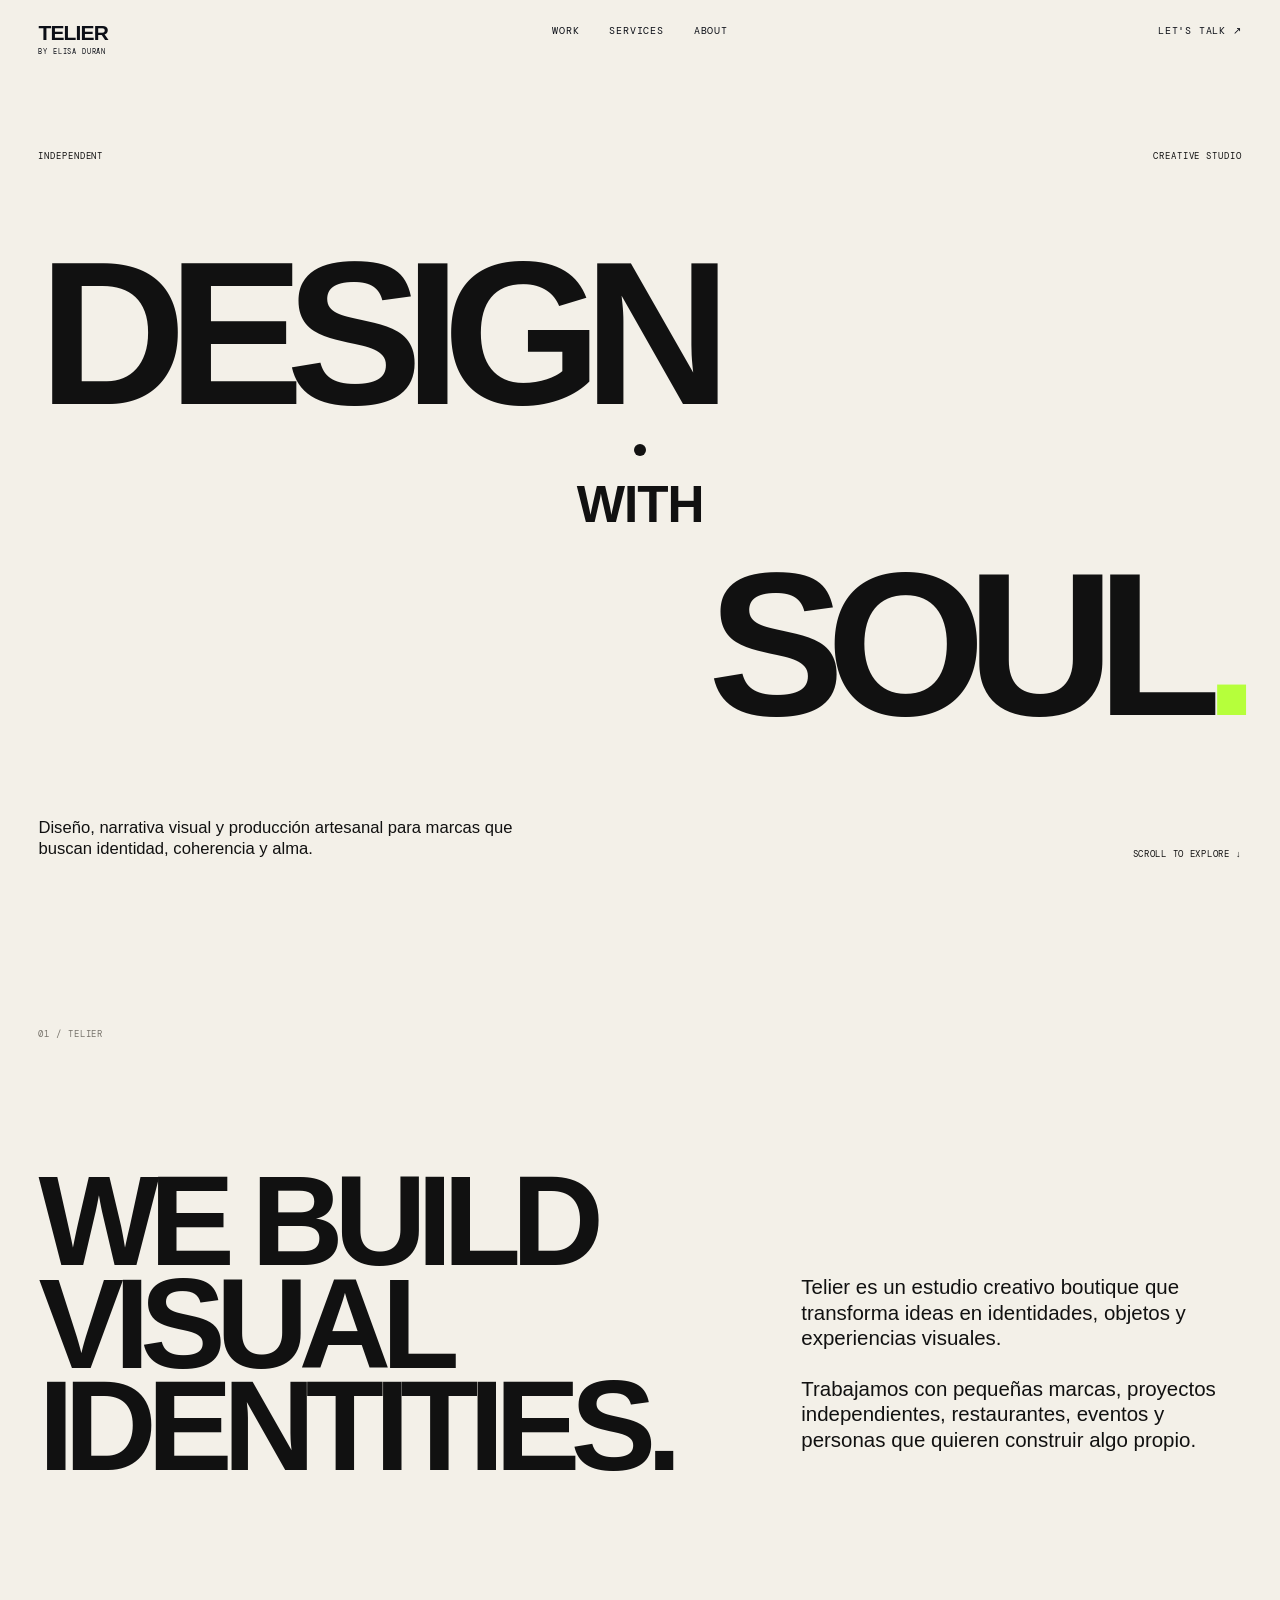
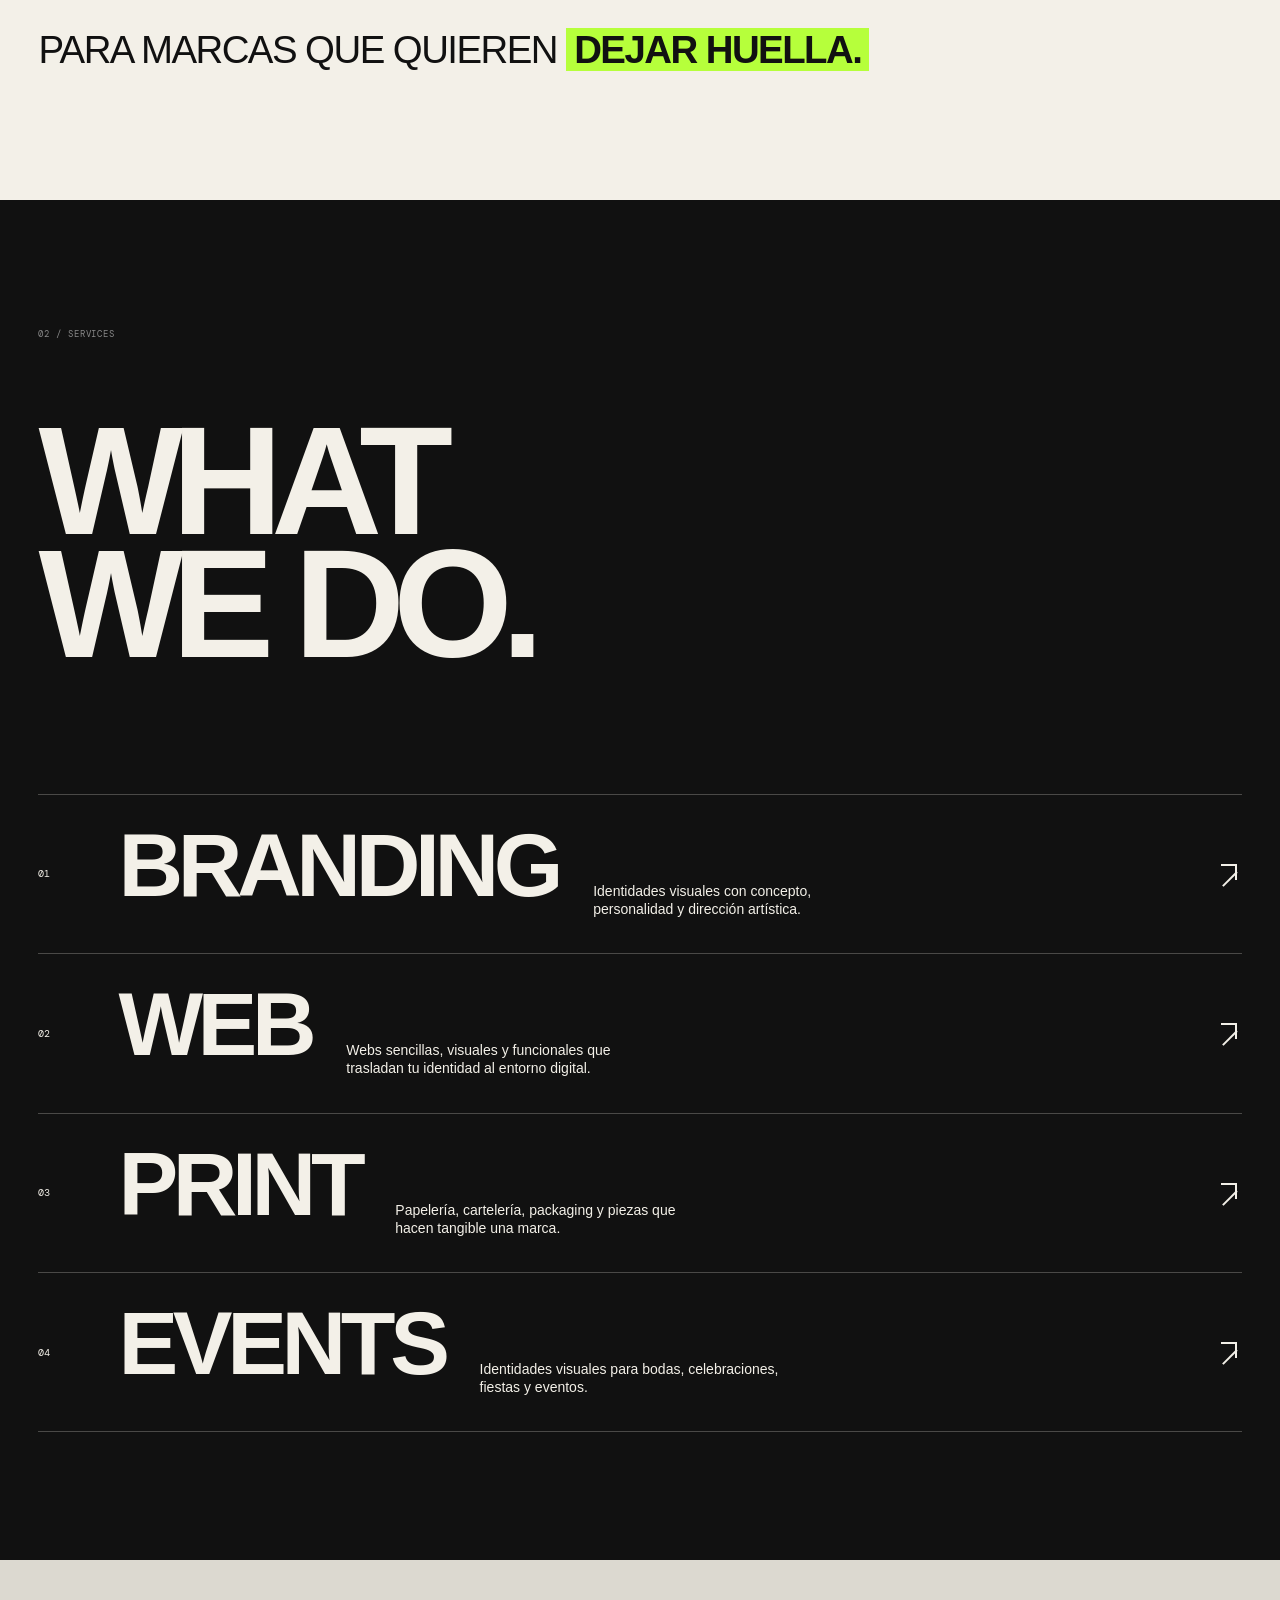
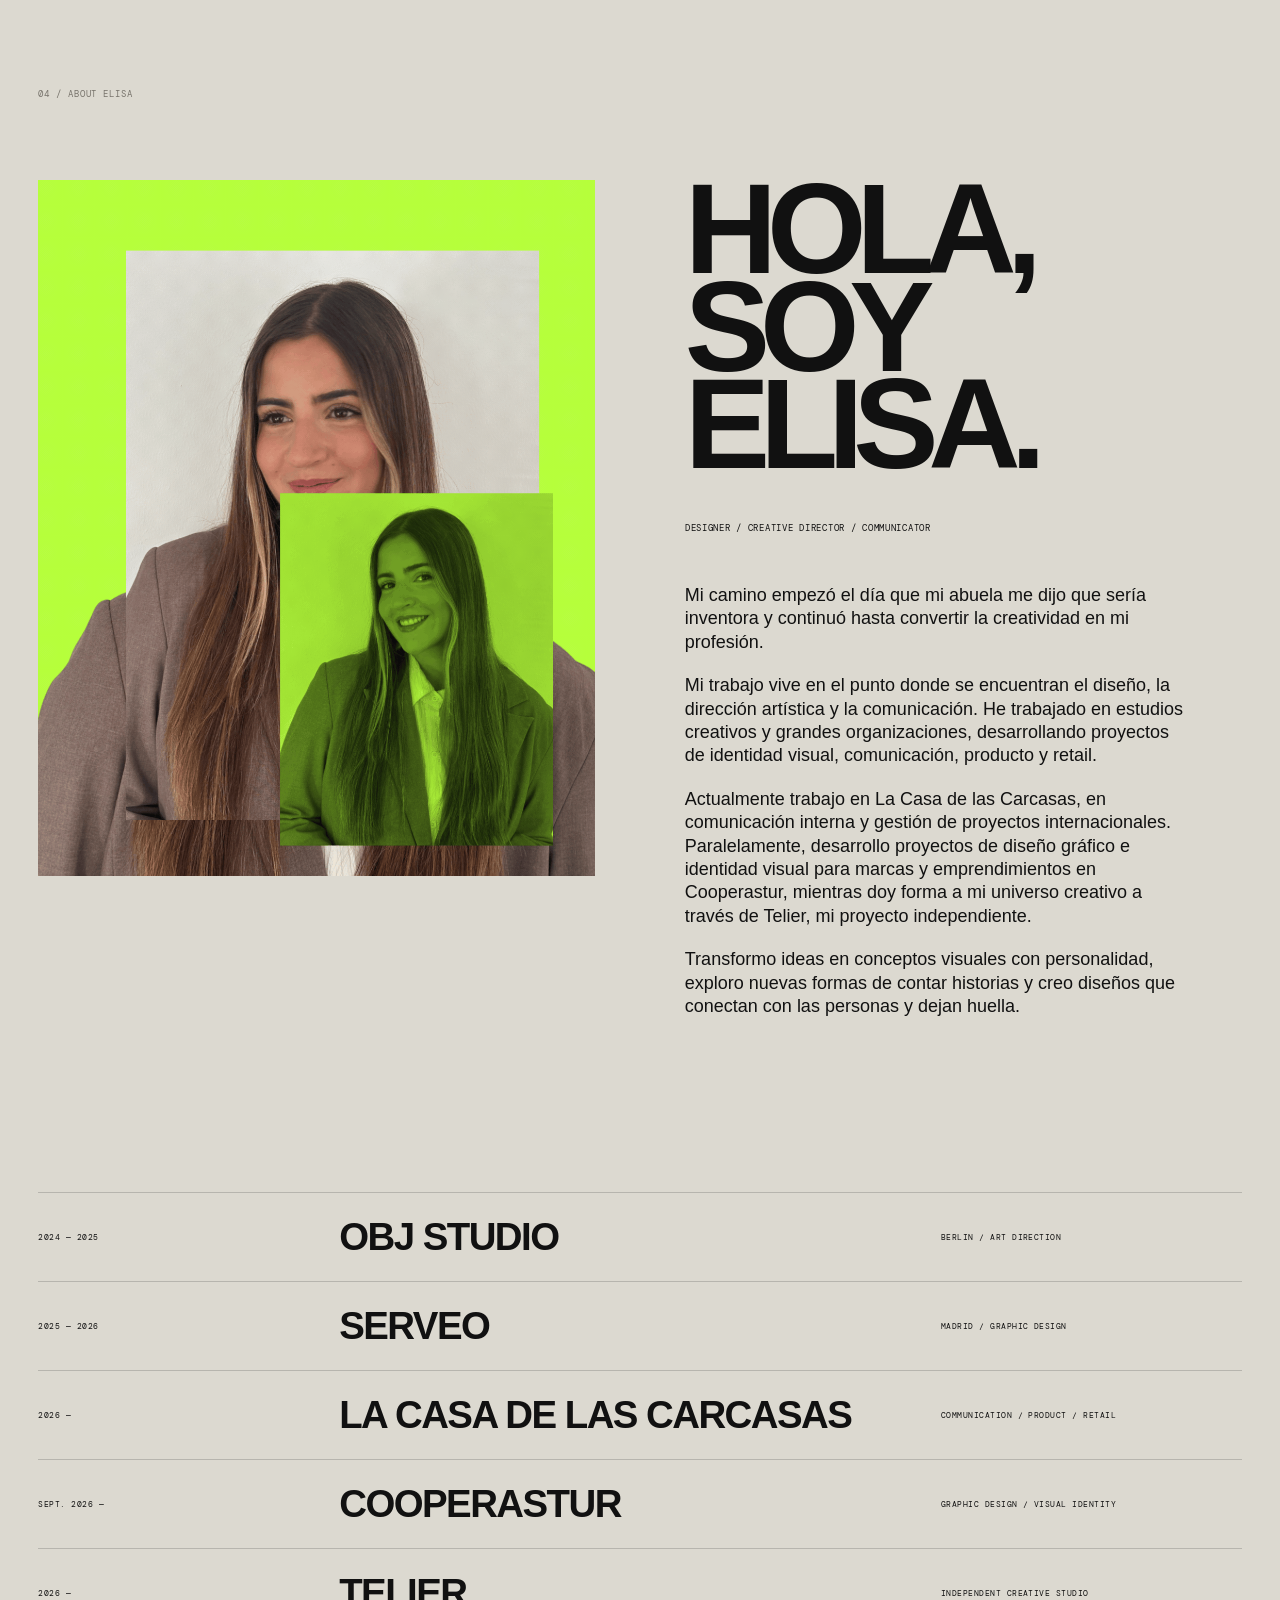
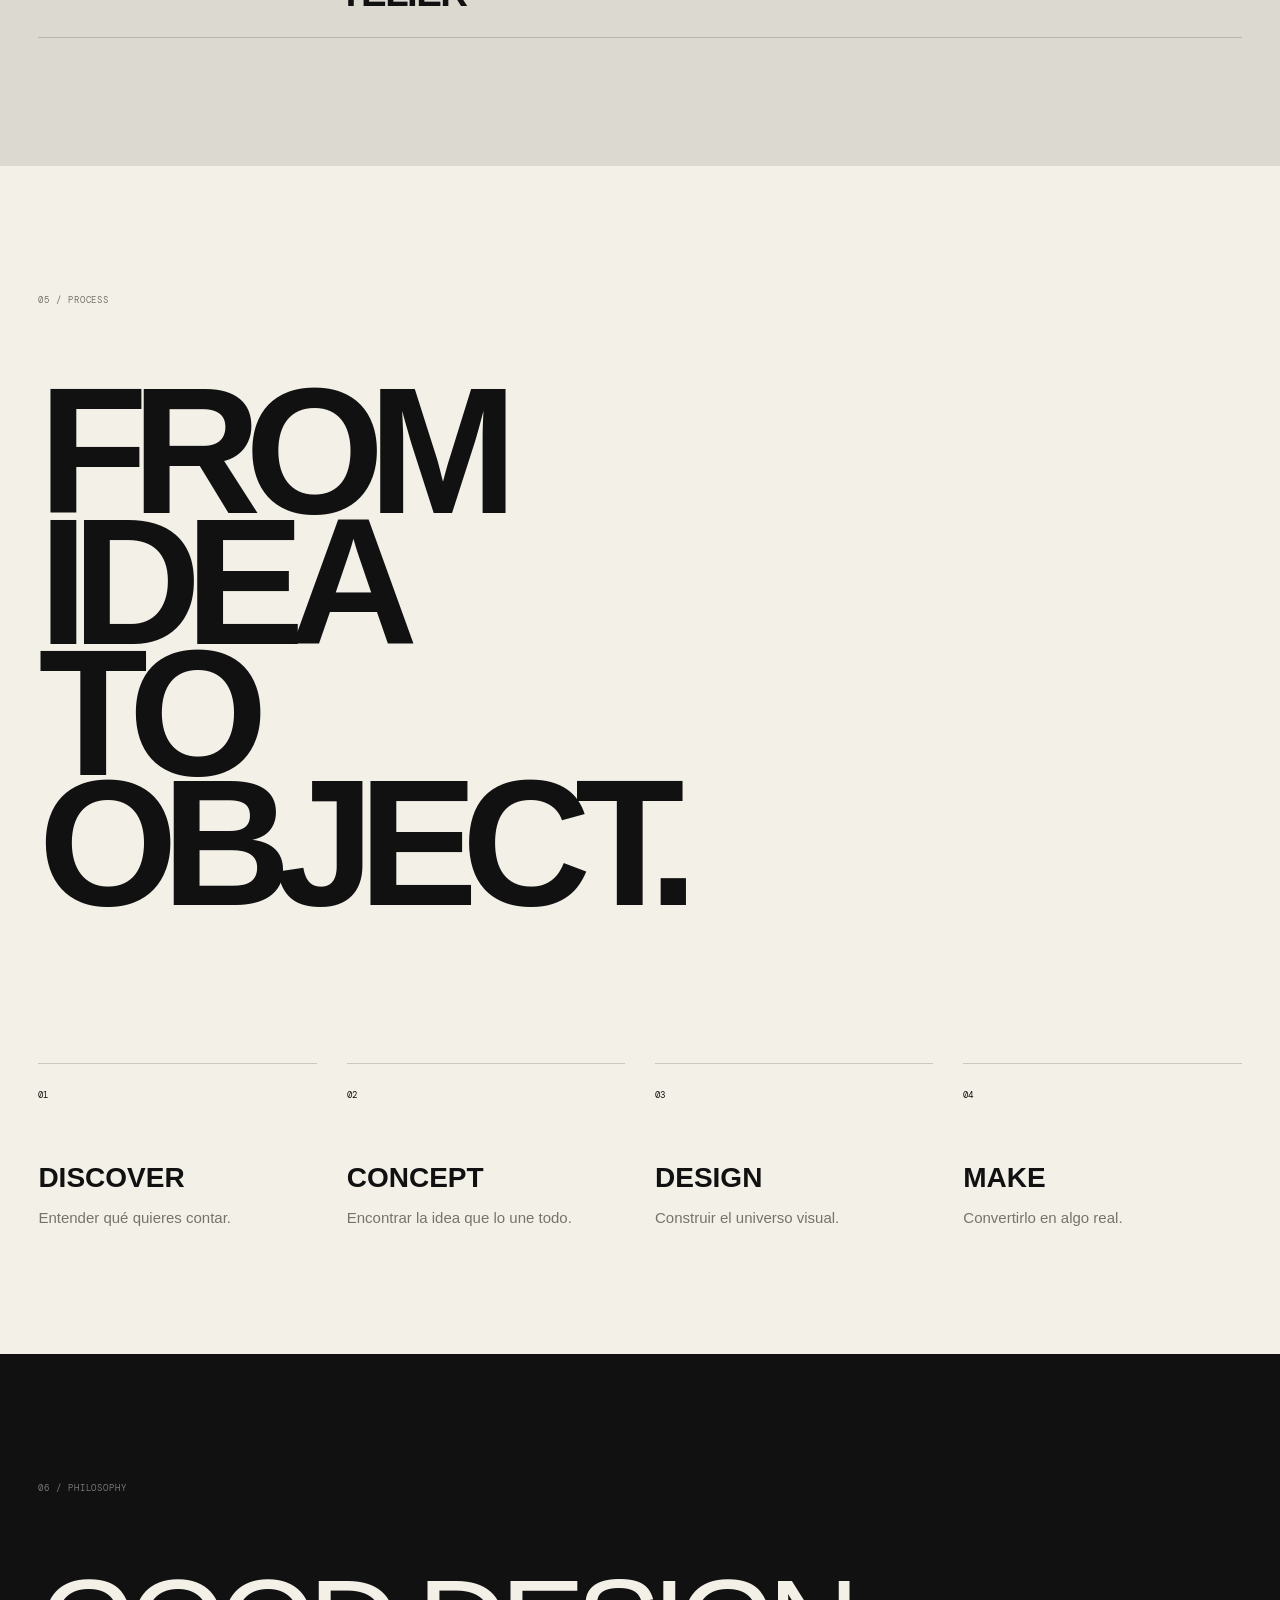
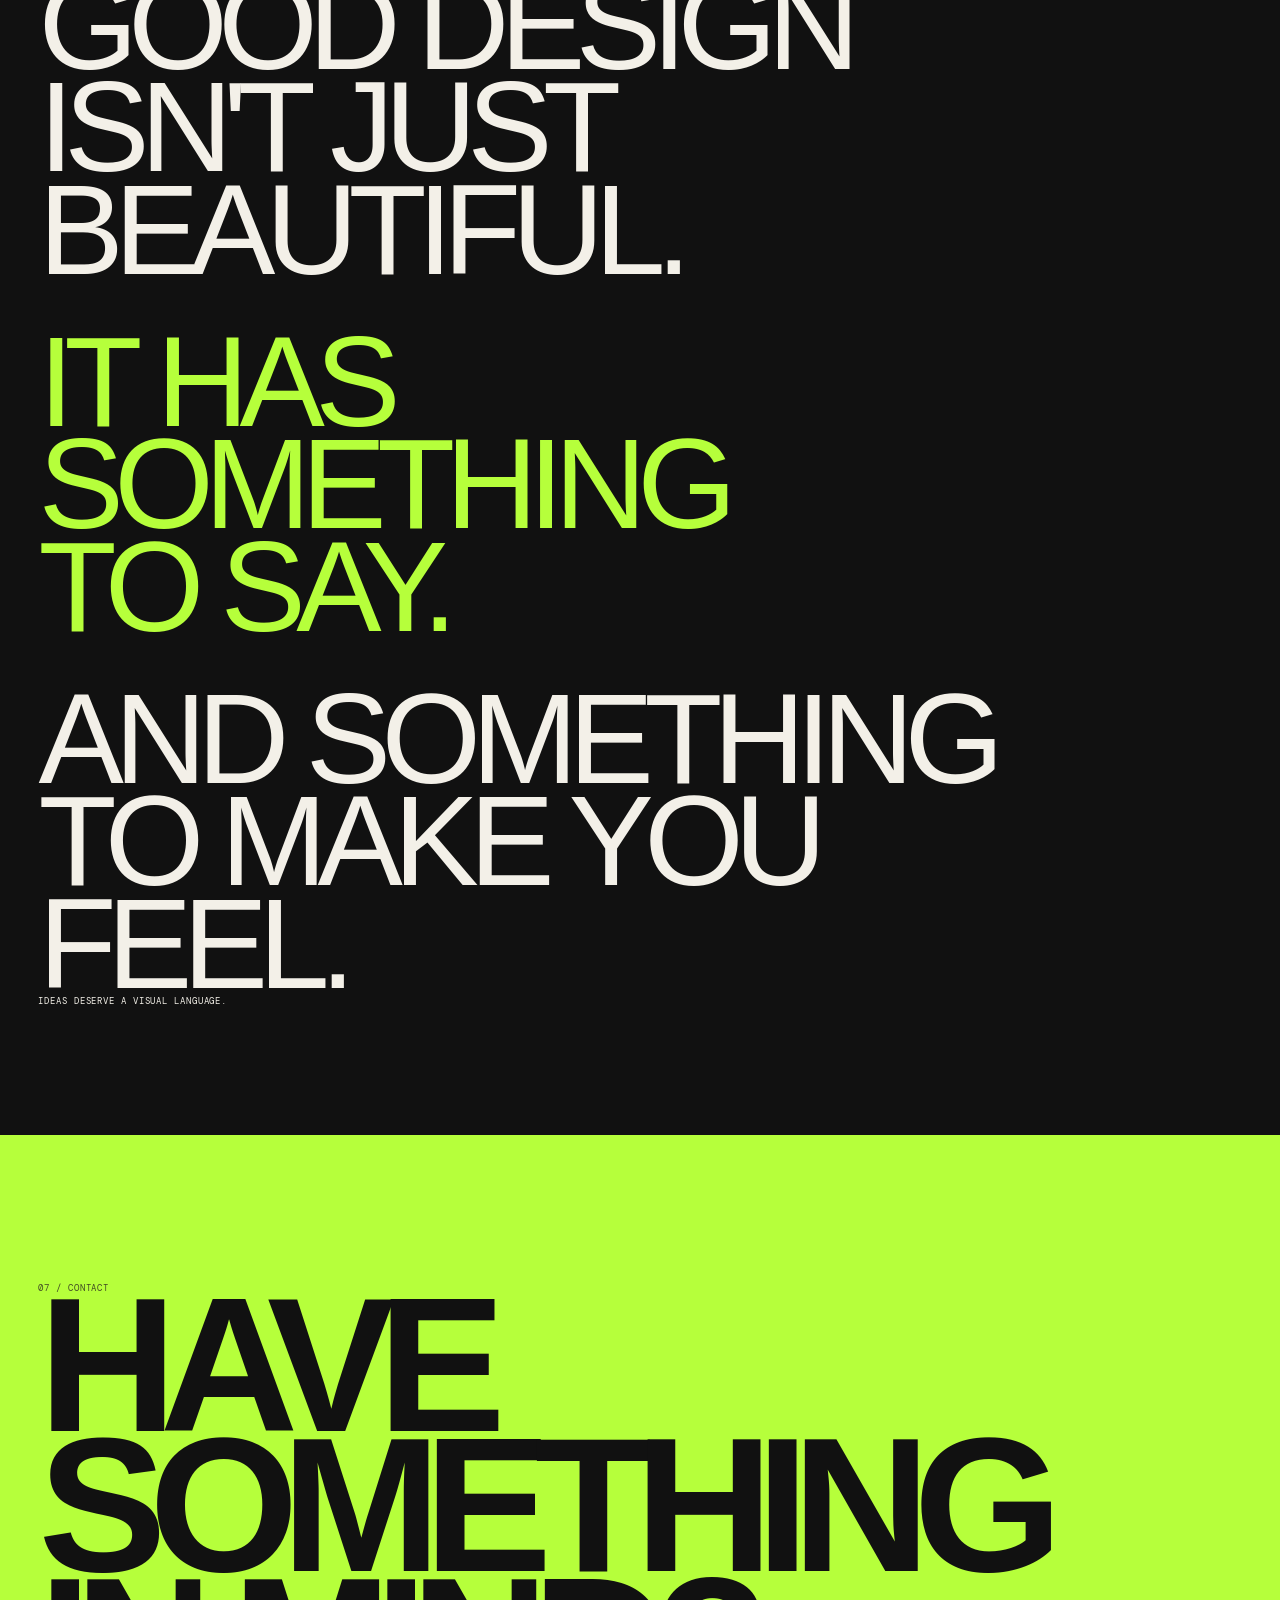
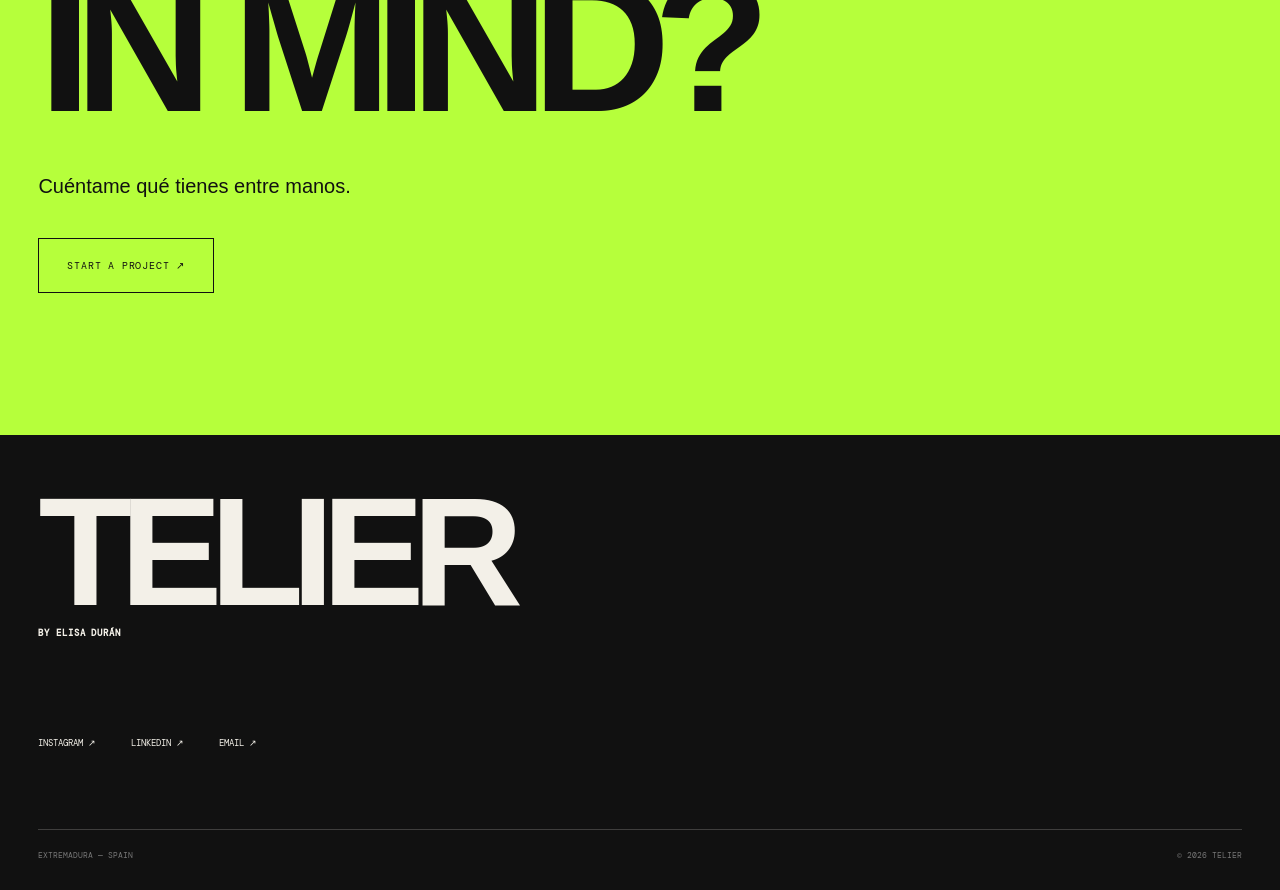
<file: index.html>
<!DOCTYPE html>
<html lang="es">
<head>
  <meta charset="UTF-8">
  <meta name="viewport" content="width=device-width, initial-scale=1.0">

  <title>Telier — by Elisa Durán</title>

  <link rel="stylesheet" href="css/style.css">
</head>

<body>

  <!-- CURSOR -->
  <div class="cursor">
    <span class="cursor-label"></span>
  </div>

  <!-- LOADER -->
  <div class="loader">
    <div class="loader-logo">TELIER</div>
    <div class="loader-line">
      <span></span>
    </div>
    <div class="loader-number">00</div>
  </div>

  <!-- HEADER -->
  <header class="header">

    <a href="#top" class="logo">
      TELIER
      <span>BY ELISA DURÁN</span>
    </a>

    <nav class="desktop-nav">
      <a href="#work">WORK</a>
      <a href="#services">SERVICES</a>
      <a href="#about">ABOUT</a>
    </nav>

    <a href="#contact" class="header-contact">
      LET'S TALK ↗
    </a>

  </header>


  <main id="top">

    <!-- HERO -->
    <section class="hero">

      <div class="hero-meta">
        <span>INDEPENDENT</span>
        <span>CREATIVE STUDIO</span>
      </div>

      <div class="hero-title">

        <div class="hero-word hero-word-1">
          DESIGN
        </div>

        <div class="hero-word hero-word-2">
          <span>WITH</span>
        </div>

        <div class="hero-word hero-word-3">
          SOUL<span>.</span>
        </div>

      </div>

      <div class="hero-bottom">

        <p>
          Diseño, narrativa visual y producción artesanal
          para marcas que buscan identidad, coherencia y alma.
        </p>

        <a href="#work" class="scroll-link">
          SCROLL TO EXPLORE ↓
        </a>

      </div>

    </section>


    <!-- INTRO -->
    <section class="intro section">

      <div class="section-number">
        01 / TELIER
      </div>

      <div class="intro-content">

        <h2>
          WE BUILD<br>
          VISUAL<br>
          IDENTITIES.
        </h2>

        <div class="intro-copy">

          <p>
            Telier es un estudio creativo boutique que transforma
            ideas en identidades, objetos y experiencias visuales.
          </p>

          <p>
            Trabajamos con pequeñas marcas, proyectos independientes,
            restaurantes, eventos y personas que quieren construir algo propio.
          </p>

        </div>

      </div>

      <div class="intro-statement">
        PARA MARCAS QUE QUIEREN <strong>DEJAR HUELLA.</strong>
      </div>

    </section>


    <!-- SERVICES -->
    <section class="services section" id="services">

      <div class="section-number">
        02 / SERVICES
      </div>

      <h2 class="section-title">
        WHAT<br>
        WE DO.
      </h2>

      <div class="services-list">

        <a href="branding.html" class="service" data-cursor="EXPLORE">

          <span class="service-number">01</span>

          <div class="service-main">
            <h3>BRANDING</h3>

            <p>
              Identidades visuales con concepto,
              personalidad y dirección artística.
            </p>
          </div>

<span class="service-arrow" aria-hidden="true"></span>
        </a>


        <a href="web.html" class="service" data-cursor="EXPLORE">

          <span class="service-number">02</span>

          <div class="service-main">
            <h3>WEB</h3>

            <p>
              Webs sencillas, visuales y funcionales
              que trasladan tu identidad al entorno digital.
            </p>
          </div>

<span class="service-arrow" aria-hidden="true"></span>
        </a>


        <a href="print.html" class="service" data-cursor="EXPLORE">

          <span class="service-number">03</span>

          <div class="service-main">
            <h3>PRINT</h3>

            <p>
              Papelería, cartelería, packaging y piezas
              que hacen tangible una marca.
            </p>
          </div>

<span class="service-arrow" aria-hidden="true"></span>
        </a>


        <a href="events.html" class="service" data-cursor="EXPLORE">

          <span class="service-number">04</span>

          <div class="service-main">
            <h3>EVENTS</h3>

            <p>
              Identidades visuales para bodas,
              celebraciones, fiestas y eventos.
            </p>
          </div>

<span class="service-arrow" aria-hidden="true"></span>
        </a>

      </div>

    </section>


    
    <!-- ABOUT -->
    <section class="about section" id="about">

      <div class="section-number">
        04 / ABOUT ELISA
      </div>

      <div class="about-layout">

        <div class="about-image">
<img
src="elisa.gif"
  alt="Elisa Durán"
  class="about-media"
>        </div>

        <div class="about-content">

          <h2>
            HOLA,<br>
            SOY<br>
            ELISA.
          </h2>

          <p class="about-role">
            DESIGNER / CREATIVE DIRECTOR / COMMUNICATOR
          </p>

         
<div class="about-text">

  <p>
    Mi camino empezó el día que mi abuela me dijo que sería
    inventora y continuó hasta convertir la creatividad
    en mi profesión.
  </p>

  <p>
    Mi trabajo vive en el punto donde se encuentran el diseño,
    la dirección artística y la comunicación. He trabajado
    en estudios creativos y grandes organizaciones,
    desarrollando proyectos de identidad visual, comunicación,
    producto y retail.
  </p>

  <p>
    Actualmente trabajo en La Casa de las Carcasas, en
    comunicación interna y gestión de proyectos internacionales.
    Paralelamente, desarrollo proyectos de diseño gráfico e
    identidad visual para marcas y emprendimientos en
    Cooperastur, mientras doy forma a mi universo creativo
    a través de Telier, mi proyecto independiente.
  </p>

  <p>
    Transformo ideas en conceptos visuales con personalidad,
    exploro nuevas formas de contar historias y creo diseños
    que conectan con las personas y dejan huella.
  </p>

</div>


        </div>

      </div>


      <div class="experience">

        <div class="experience-item">
          <span>2024 — 2025</span>
          <strong>OBJ STUDIO</strong>
          <small>BERLIN / ART DIRECTION</small>
        </div>

        <div class="experience-item">
          <span>2025 — 2026</span>
          <strong>SERVEO</strong>
          <small>MADRID / GRAPHIC DESIGN</small>
        </div>

        <div class="experience-item">
          <span>2026 —</span>
          <strong>LA CASA DE LAS CARCASAS</strong>
          <small>COMMUNICATION / PRODUCT / RETAIL</small>
        </div>

<div class="experience-item">
  <span>SEPT. 2026 —</span>
  <strong>COOPERASTUR</strong>
  <small>GRAPHIC DESIGN / VISUAL IDENTITY</small>
</div>

        <div class="experience-item current">
          <span>2026 —</span>
          <strong>TELIER</strong>
          <small>INDEPENDENT CREATIVE STUDIO</small>
        </div>

      </div>

    </section>


    <!-- PROCESS -->
    <section class="process section">

      <div class="section-number">
        05 / PROCESS
      </div>

      <h2 class="process-title">
        FROM<br>
        IDEA<br>
        TO<br>
        OBJECT.
      </h2>

      <div class="process-grid">

        <div>
          <span>01</span>
          <h3>DISCOVER</h3>
          <p>Entender qué quieres contar.</p>
        </div>

        <div>
          <span>02</span>
          <h3>CONCEPT</h3>
          <p>Encontrar la idea que lo une todo.</p>
        </div>

        <div>
          <span>03</span>
          <h3>DESIGN</h3>
          <p>Construir el universo visual.</p>
        </div>

        <div>
          <span>04</span>
          <h3>MAKE</h3>
          <p>Convertirlo en algo real.</p>
        </div>

      </div>

    </section>


    <!-- MANIFESTO -->
    <section class="manifesto section">

      <div class="section-number">
        06 / PHILOSOPHY
      </div>

      <div class="manifesto-content">

        <p>GOOD DESIGN</p>
        <p>ISN'T JUST</p>
        <p>BEAUTIFUL.</p>

        <p class="accent">
          IT HAS<br>
          SOMETHING<br>
          TO SAY.
        </p>

        <p>AND SOMETHING</p>
        <p>TO MAKE YOU</p>
        <p>FEEL.</p>

      </div>

      <div class="manifesto-footer">
        IDEAS DESERVE A VISUAL LANGUAGE.
      </div>

    </section>


    <!-- CONTACT -->
    <section class="contact" id="contact">

      <div class="contact-inner">

        <span class="section-number">
          07 / CONTACT
        </span>

        <h2>
          HAVE<br>
          SOMETHING<br>
          IN MIND?
        </h2>

        <p>
          Cuéntame qué tienes entre manos.
        </p>

        <a href="mailto:elisaaduran@gmail.com" class="contact-button">
          START A PROJECT ↗
        </a>

      </div>

    </section>


  </main>


  <footer>

    <div class="footer-logo">
      TELIER
      <span>BY ELISA DURÁN</span>
    </div>

    <div class="footer-links">
      <a href="#">INSTAGRAM ↗</a>
      <a href="#">LINKEDIN ↗</a>
      <a href="mailto:TUEMAIL@EMAIL.COM">EMAIL ↗</a>
    </div>

    <div class="footer-bottom">
      <span>EXTREMADURA — SPAIN</span>
      <span>© 2026 TELIER</span>
    </div>

  </footer>


  <script src="js/script.js"></script>

</body>
</html>
</file>
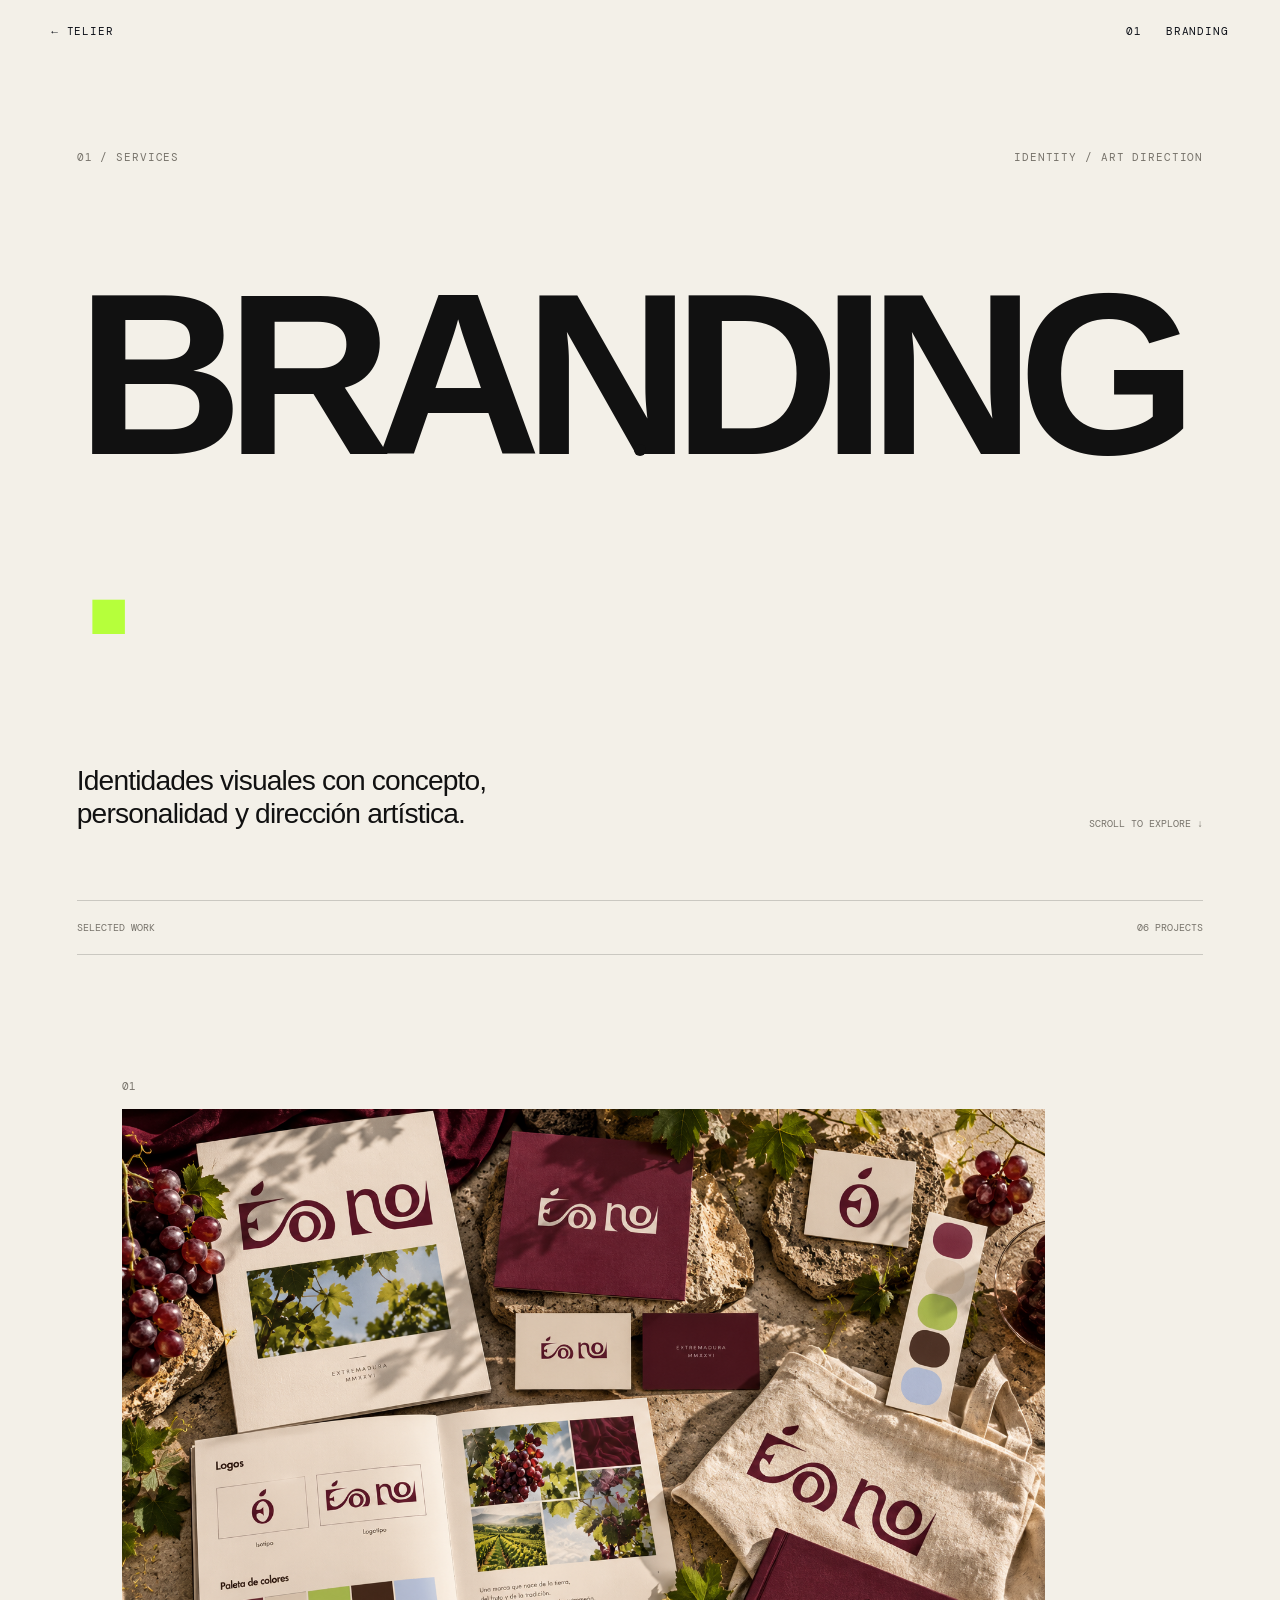
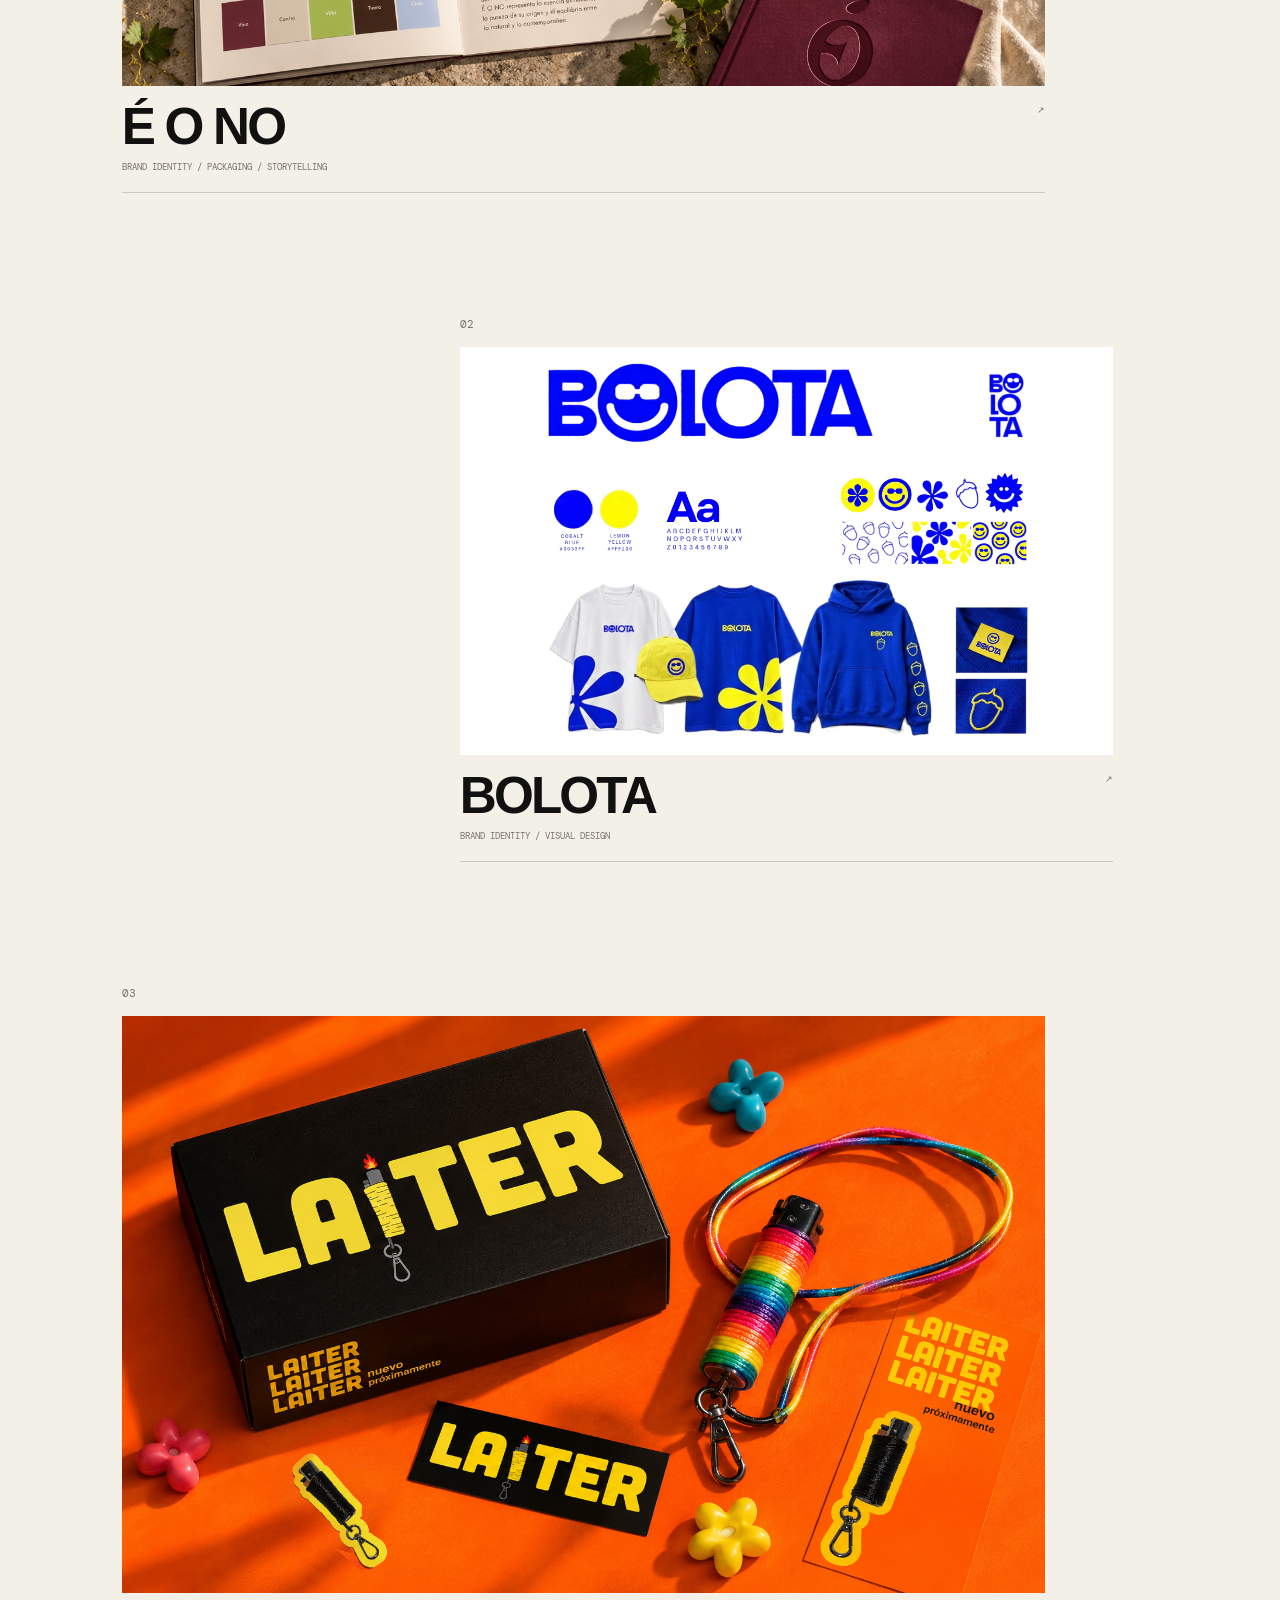
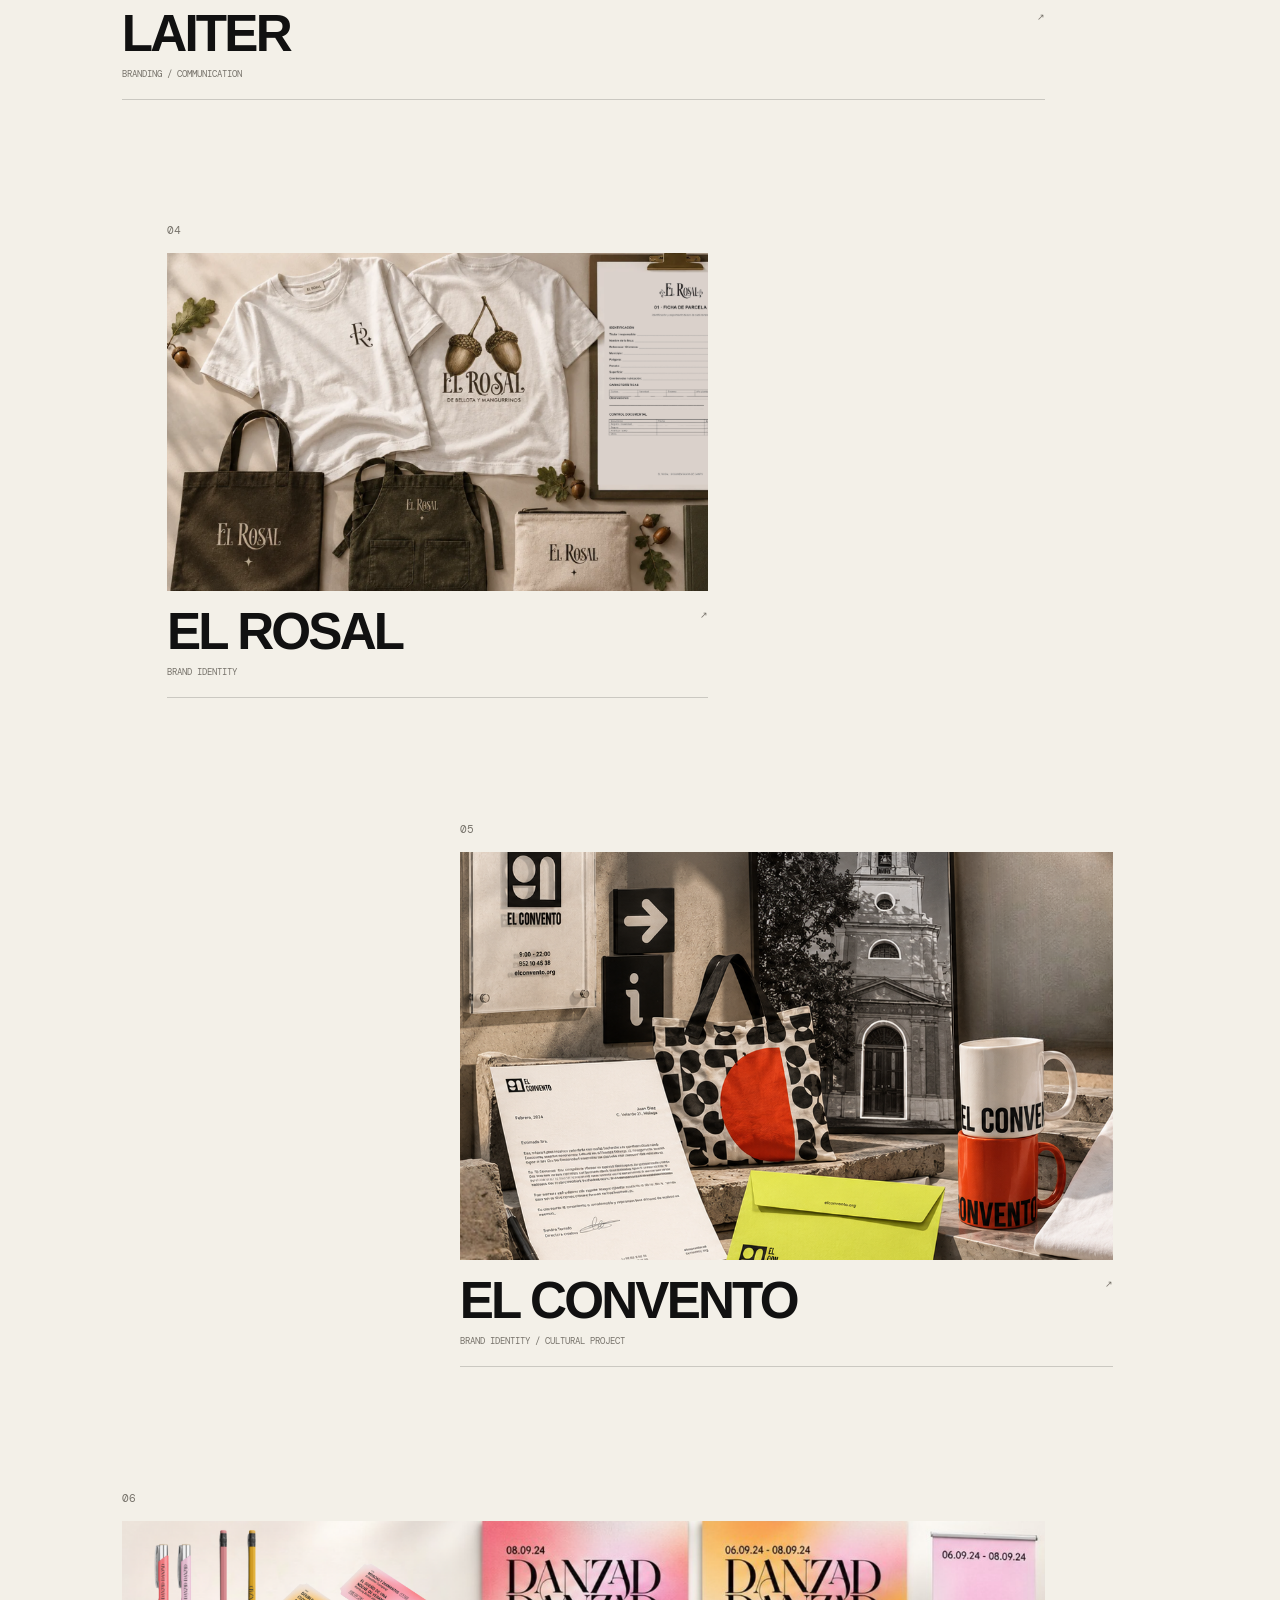
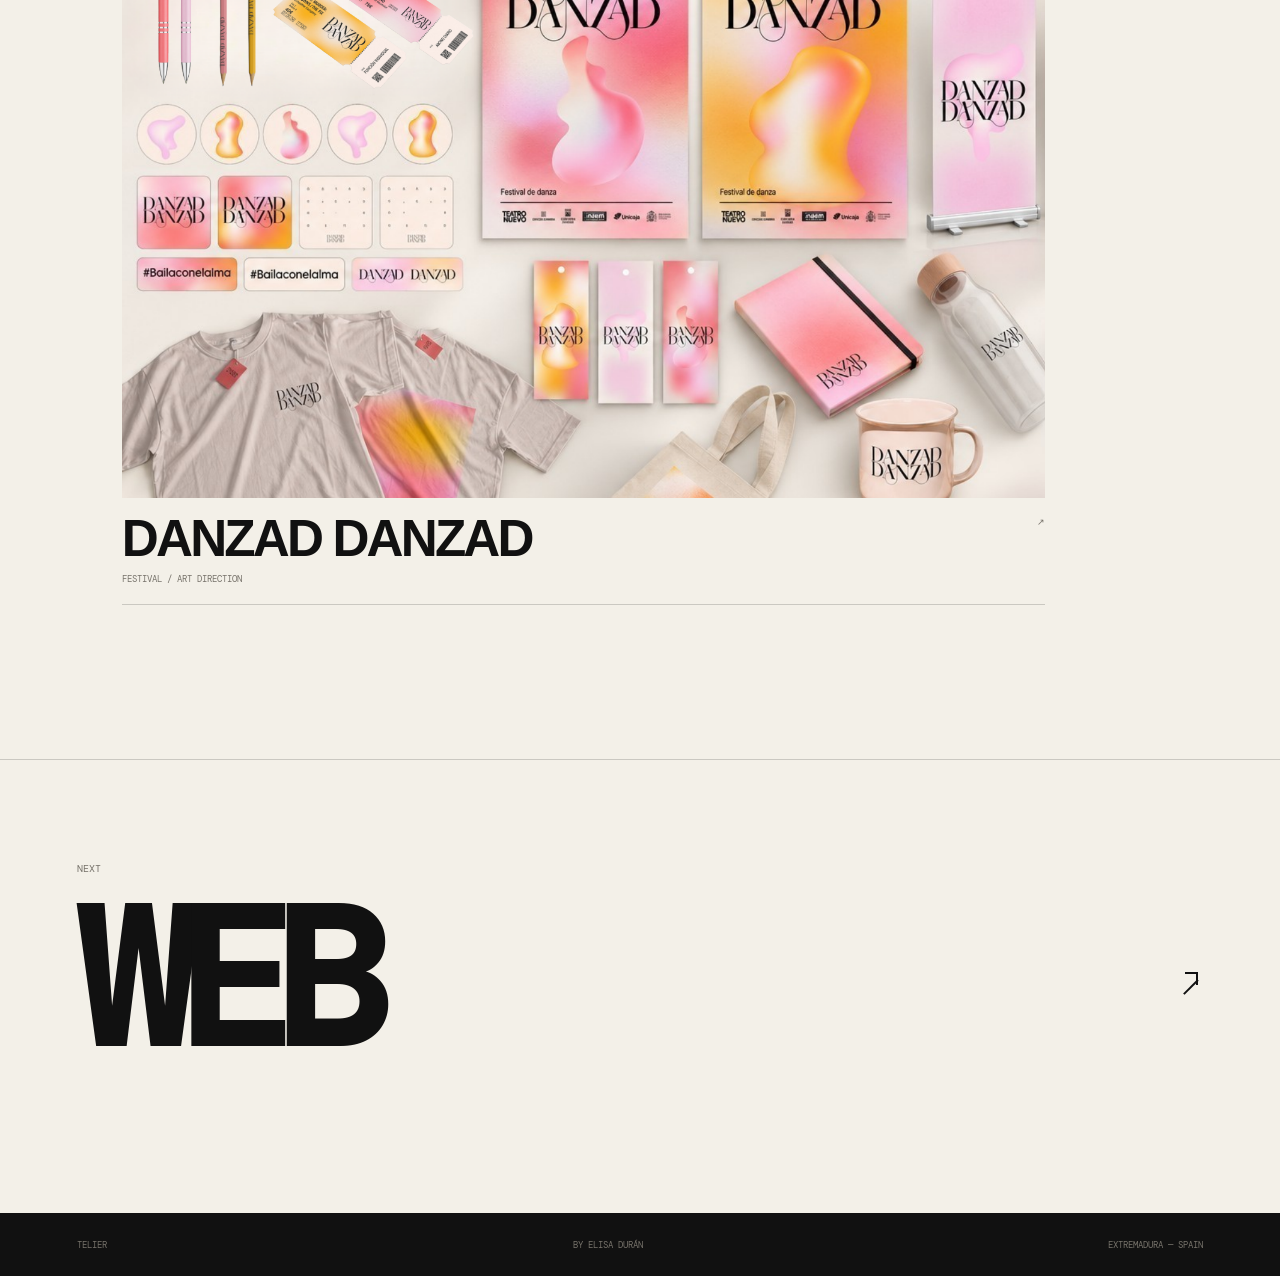
<file: branding.html>
<!DOCTYPE html>
<html lang="es">

<head>

  <meta charset="UTF-8">

  <meta
    name="viewport"
    content="width=device-width, initial-scale=1.0"
  >

  <title>Branding — Telier</title>

  <link
    rel="stylesheet"
    href="./css/style.css?v=2"
  >


<body class="category-page">


  <!-- CURSOR -->

  <div class="cursor">
    <span class="cursor-label"></span>
  </div>


  <!-- HEADER -->

  <header class="category-header">

    <a
      href="index.html"
      class="category-back"
    >
      ← TELIER
    </a>

    <div class="category-header-right">
      <span>01</span>
      <span>BRANDING</span>
    </div>

  </header>


  <!-- HERO -->

  <main>


    <section class="category-hero">

      <div class="category-hero-meta">
        <span>01 / SERVICES</span>
        <span>IDENTITY / ART DIRECTION</span>
      </div>


      <h1 class="category-title">

        BRANDING
        <span>.</span>

      </h1>


      <div class="category-intro">

        <p>
          Identidades visuales con concepto,
          personalidad y dirección artística.
        </p>

        <span class="category-scroll">
          SCROLL TO EXPLORE ↓
        </span>

      </div>

    </section>



    <!-- PROJECTS -->

    <section class="category-projects">


      <div class="category-projects-header">

        <span>SELECTED WORK</span>

        <span>06 PROJECTS</span>

      </div>



      <!-- PROJECT 01 -->

      <article
        class="category-project project-featured"
        data-cursor="VIEW"
      >

        <div class="category-project-number">
          01
        </div>


       <div class="category-project-image project-eono">

  <img
    src="eono.png"
    alt="É O NO"
    class="category-project-media"
  >

</div>

        <div class="category-project-info">

          <div>

            <h2>É O NO</h2>

            <span>
              BRAND IDENTITY / PACKAGING / STORYTELLING
            </span>

          </div>

          <span class="project-arrow">↗</span>

        </div>

      </article>



 
<!-- PROJECT 02 -->

<article
  class="category-project project-offset"
  data-cursor="VIEW"
>

  <div class="category-project-number">
    02
  </div>

  <div class="category-project-image project-bolota">

    <img
      src="bolota2.png"
      alt="Bolota — Identidad visual"
      class="category-project-media"
    >

  </div>

  <div class="category-project-info">

    <div>

      <h2>BOLOTA</h2>

      <span>
        BRAND IDENTITY / VISUAL DESIGN
      </span>

    </div>

    <span class="project-arrow">↗</span>

  </div>

</article>




      <!-- PROJECT 03 -->

      <article
        class="category-project project-featured"
        data-cursor="VIEW"
      >

        <div class="category-project-number">
          03
        </div>


        <div class="category-project-image">

          <img
  src="LAITER.png"
  alt="Laiter"
  class="category-project-media"
>
          >

        </div>


        <div class="category-project-info">

          <div>

            <h2>LAITER</h2>

            <span>
              BRANDING / COMMUNICATION
            </span>

          </div>

          <span class="project-arrow">↗</span>

        </div>

      </article>



      <!-- PROJECT 04 -->

      <article
        class="category-project project-small"
        data-cursor="VIEW"
      >

        <div class="category-project-number">
          04
        </div>


        
<div class="category-project-image">
  <img src="elrosal3.png" alt="Identidad visual de El Rosal" class="category-project-media">
</div>


        <div class="category-project-info">

          <div>

            <h2>EL ROSAL</h2>

            <span>
              BRAND IDENTITY
            </span>

          </div>

          <span class="project-arrow">↗</span>

        </div>

      </article>



      <!-- PROJECT 05 -->

      <article
        class="category-project project-offset"
        data-cursor="VIEW"
      >

        <div class="category-project-number">
          05
        </div>


       <div class="category-project-image">
  <img src="el-convento3.png"
       alt="Identidad visual de El Convento, contenedor cultural"
       class="category-project-media">
</div>

        </div>


        <div class="category-project-info">

          <div>

            <h2>EL CONVENTO</h2>

            <span>
              BRAND IDENTITY / CULTURAL PROJECT
            </span>

          </div>

          <span class="project-arrow">↗</span>

        </div>

      </article>



      <!-- PROJECT 06 -->

      <article
        class="category-project project-featured"
        data-cursor="VIEW"
      >

        <div class="category-project-number">
          06
        </div>


        
<div class="category-project-image">
  <img src="danzad3.png" alt="Identidad visual del festival DANZAD, DANZAD" class="category-project-media">
</div>


        </div>


        <div class="category-project-info">

          <div>

            <h2>DANZAD DANZAD</h2>

            <span>
              FESTIVAL / ART DIRECTION
            </span>

          </div>

          <span class="project-arrow">↗</span>

        </div>

      </article>


    </section>



    <!-- NEXT CATEGORY -->

<section class="category-next">
  <span>NEXT</span>

  <a href="web.html">
    WEB
    <span class="category-next-arrow" aria-hidden="true"></span>
  </a>
</section>


  </main>



  <!-- FOOTER -->

  <footer class="category-footer">

    <div>
      TELIER
    </div>

    <div>
      BY ELISA DURÁN
    </div>

    <div>
      EXTREMADURA — SPAIN
    </div>

  </footer>


  <script src="js/script.js"></script>

</body>

</html>
</file>
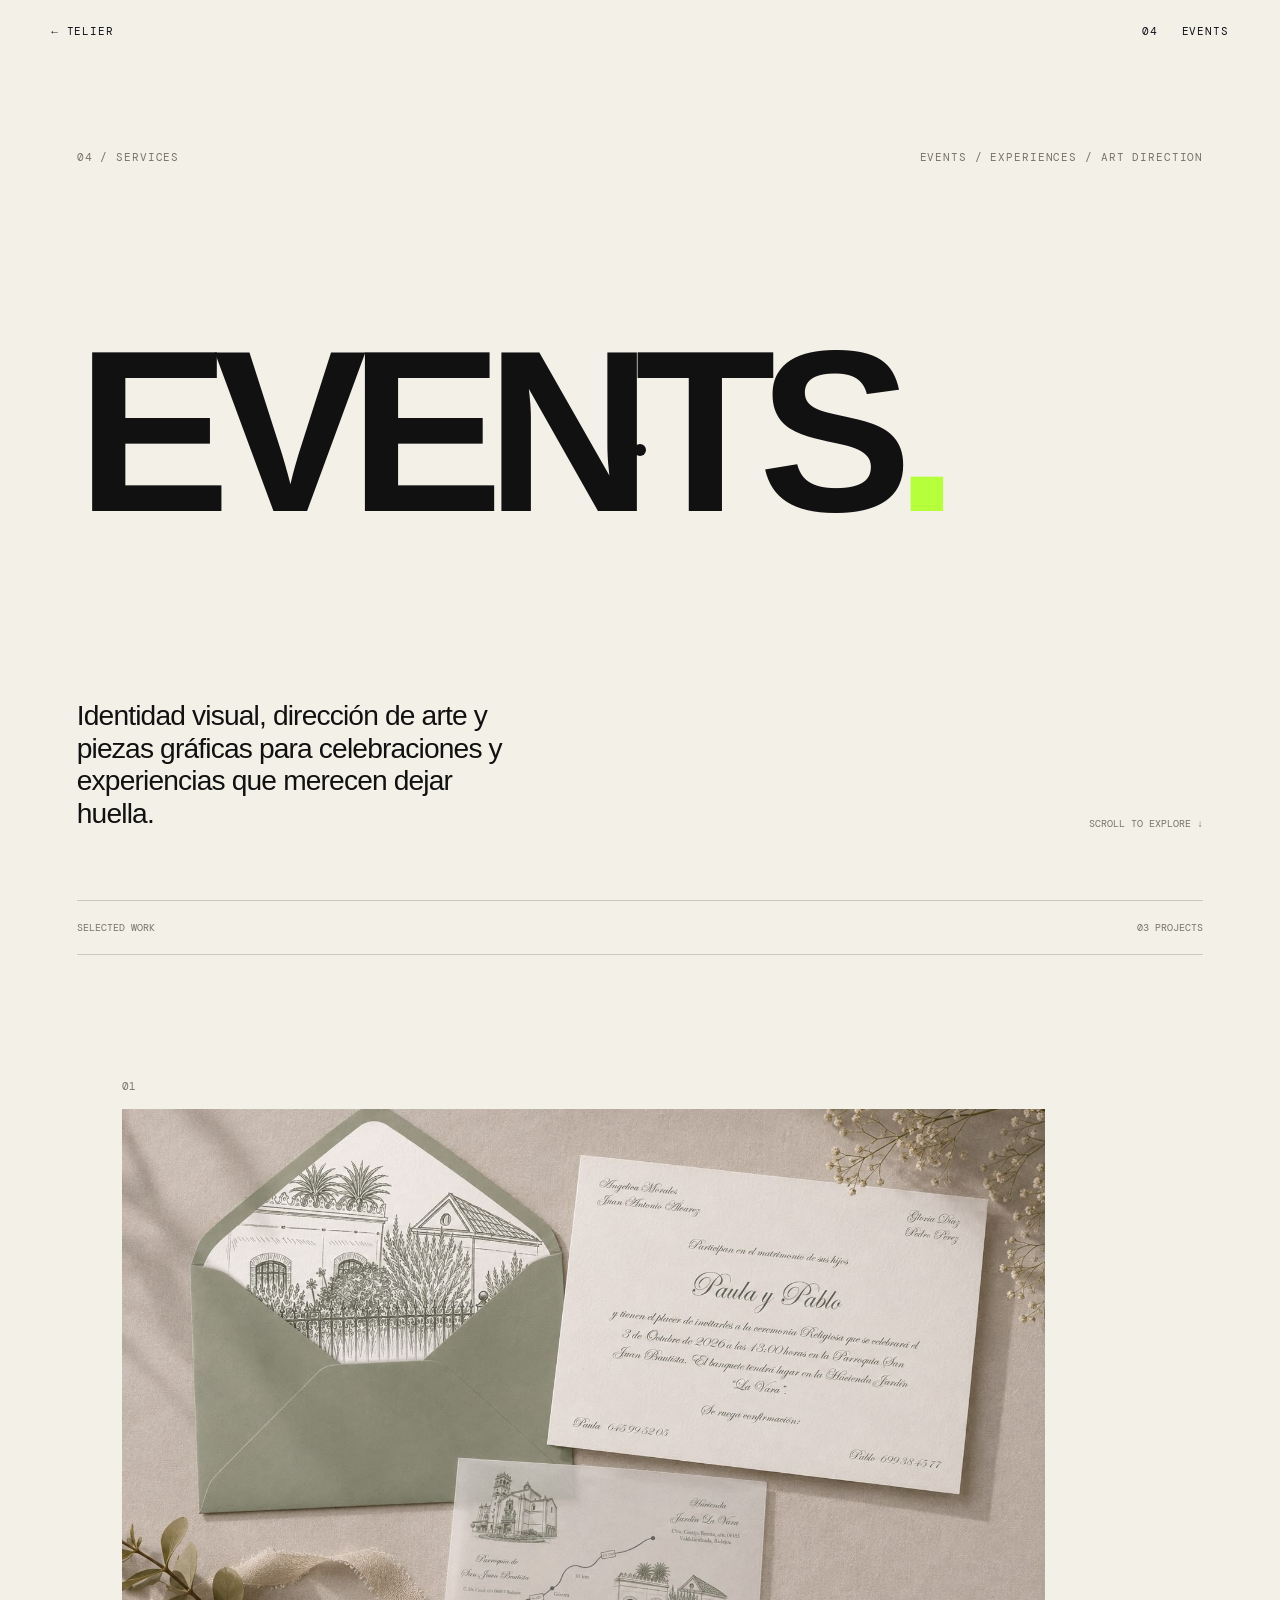
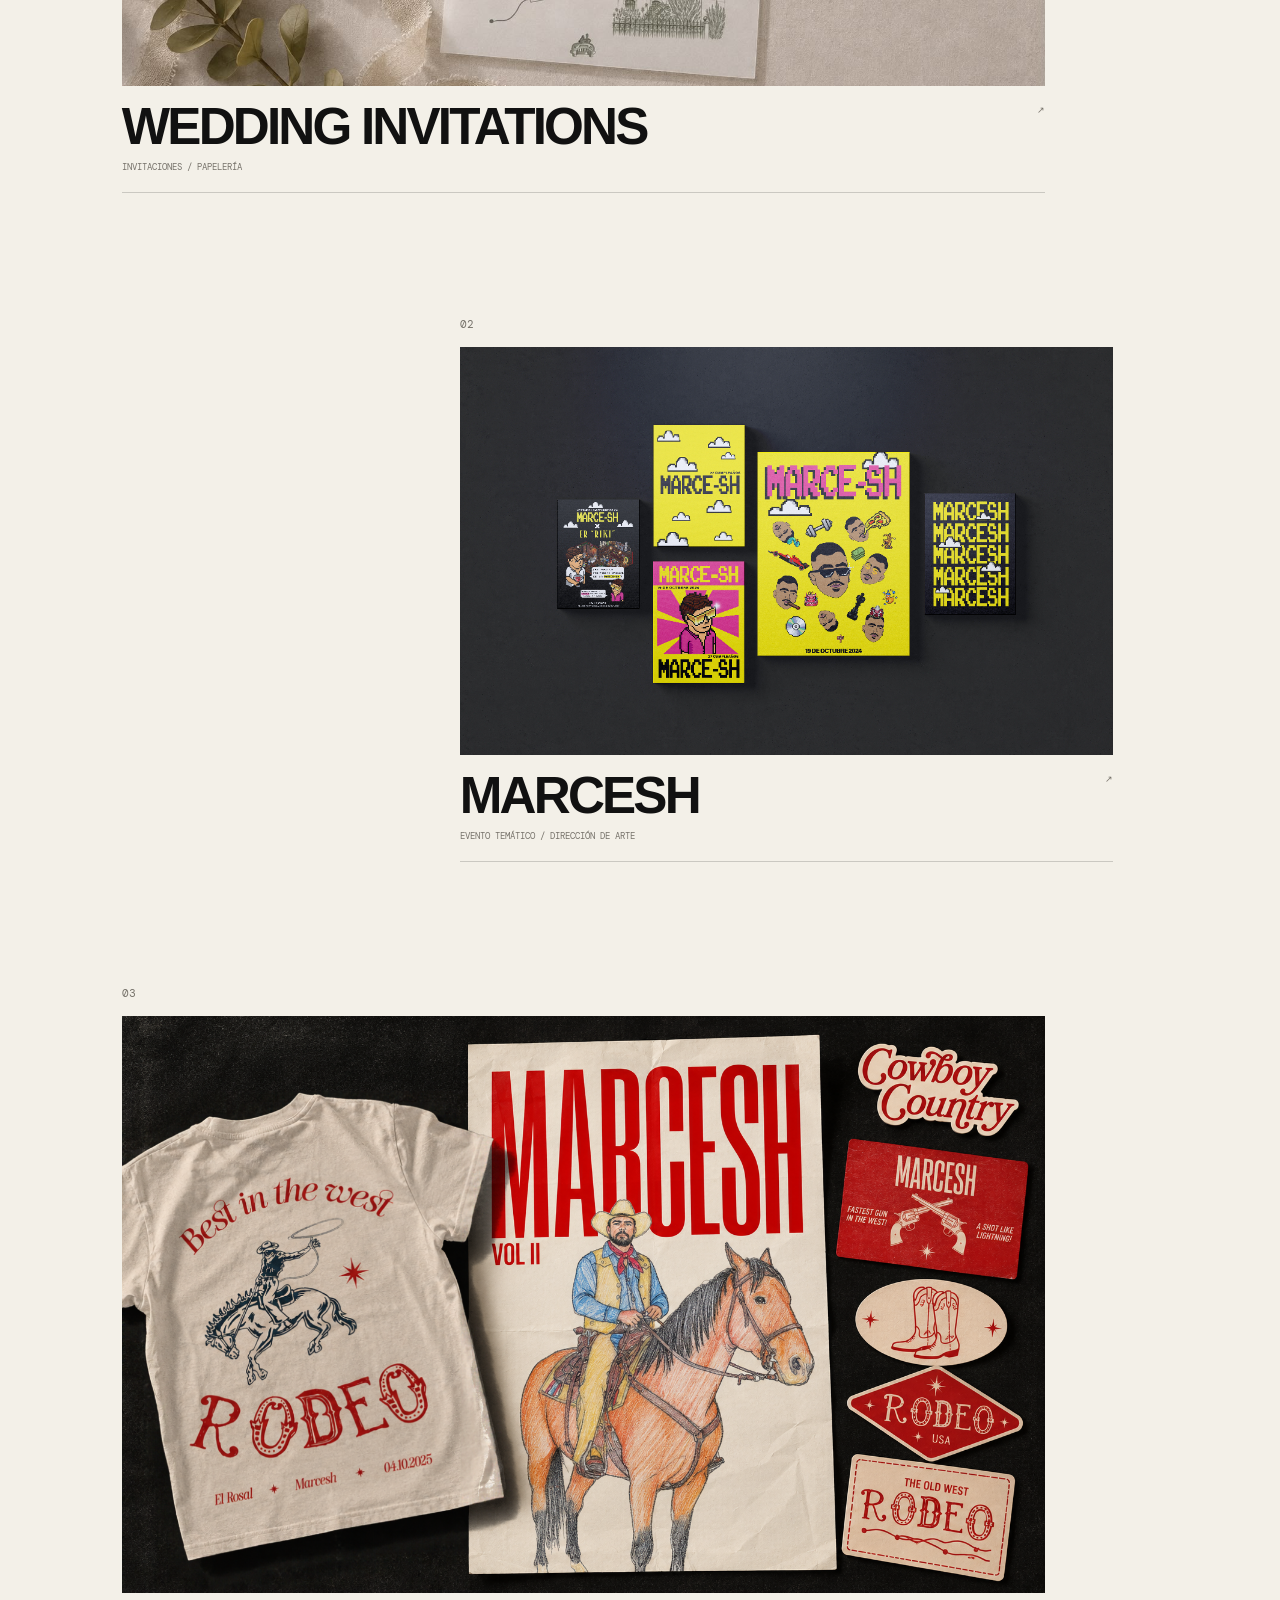
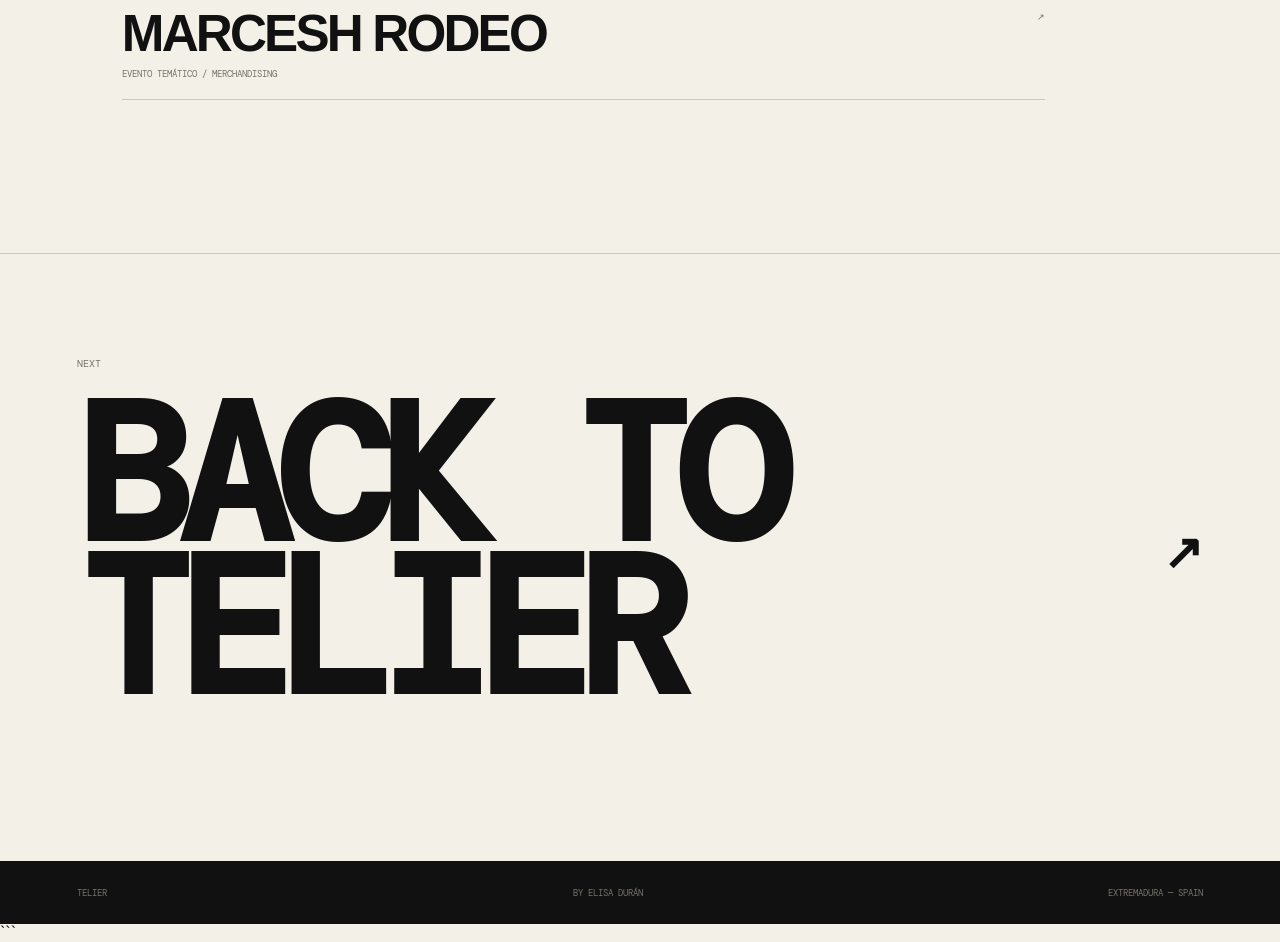
<file: events.html>
<!DOCTYPE html>
<html lang="es">

<head>
  <meta charset="UTF-8">
  <meta name="viewport" content="width=device-width, initial-scale=1.0">

  <title>Events — Telier</title>

  <link rel="stylesheet" href="./css/style.css?v=2">
</head>

<body class="category-page">

  <!-- CURSOR -->
  <div class="cursor">
    <span class="cursor-label"></span>
  </div>

  <!-- HEADER -->
  <header class="category-header">

    <a href="./index.html" class="category-back">
      ← TELIER
    </a>

    <div class="category-header-right">
      <span>04</span>
      <span>EVENTS</span>
    </div>

  </header>

  <!-- CONTENIDO -->
  <main>

    <!-- HERO -->
    <section class="category-hero">

      <div class="category-hero-meta">
        <span>04 / SERVICES</span>
        <span>EVENTS / EXPERIENCES / ART DIRECTION</span>
      </div>

      <h1 class="category-title">
        EVENTS<span>.</span>
      </h1>

      <div class="category-intro">

        <p>
          Identidad visual, dirección de arte y piezas gráficas
          para celebraciones y experiencias que merecen dejar huella.
        </p>

        <span class="category-scroll">
          SCROLL TO EXPLORE ↓
        </span>

      </div>

    </section>

    <!-- PROYECTOS -->
    <section class="category-projects">

      <div class="category-projects-header">
        <span>SELECTED WORK</span>
        <span>03 PROJECTS</span>
      </div>

      <!-- PROJECT 01 · BODA -->
      <article
        class="category-project project-featured"
        data-cursor="VIEW"
      >

        <div class="category-project-number">
          01
        </div>

        <div class="category-project-image">

          <img
            src="./boda.jpg"
            alt="Invitación y papelería de boda"
            class="category-project-media"
            loading="eager"
          >

        </div>

        <div class="category-project-info">

          <div>
            <h2>WEDDING INVITATIONS</h2>
            <span>INVITACIONES / PAPELERÍA</span>
          </div>

          <span class="project-arrow">↗</span>

        </div>

      </article>

      <!-- PROJECT 02 · MARCESH -->
      <article
        class="category-project project-offset"
        data-cursor="VIEW"
      >

        <div class="category-project-number">
          02
        </div>

        <div class="category-project-image">

          <img
            src="./marcesh.PNG"
            alt="Identidad visual y cartelería de MARCESH"
            class="category-project-media"
            loading="eager"
          >

        </div>

        <div class="category-project-info">

          <div>
            <h2>MARCESH</h2>
            <span>EVENTO TEMÁTICO / DIRECCIÓN DE ARTE</span>
          </div>

          <span class="project-arrow">↗</span>

        </div>

      </article>

      <!-- PROJECT 03 · MARCESH RODEO -->
      <article
        class="category-project project-featured"
        data-cursor="VIEW"
      >

        <div class="category-project-number">
          03
        </div>

        <div class="category-project-image">

          <img
            src="./marceshrodeo.png"
            alt="Identidad visual y merchandising de MARCESH RODEO"
            class="category-project-media"
            loading="eager"
          >

        </div>

        <div class="category-project-info">

          <div>
            <h2>MARCESH RODEO</h2>
            <span>EVENTO TEMÁTICO / MERCHANDISING</span>
          </div>

          <span class="project-arrow">↗</span>

        </div>

      </article>

    </section>

    <!-- SIGUIENTE CATEGORÍA -->
    <section class="category-next">

      <span>NEXT</span>

      <a href="./index.html">
        BACK TO TELIER
        <span>↗</span>
      </a>

    </section>

  </main>

  <!-- FOOTER -->
  <footer class="category-footer">

    <div>TELIER</div>
    <div>BY ELISA DURÁN</div>
    <div>EXTREMADURA — SPAIN</div>

  </footer>

  <script src="./js/script.js"></script>

</body>
</html>
```
</file>
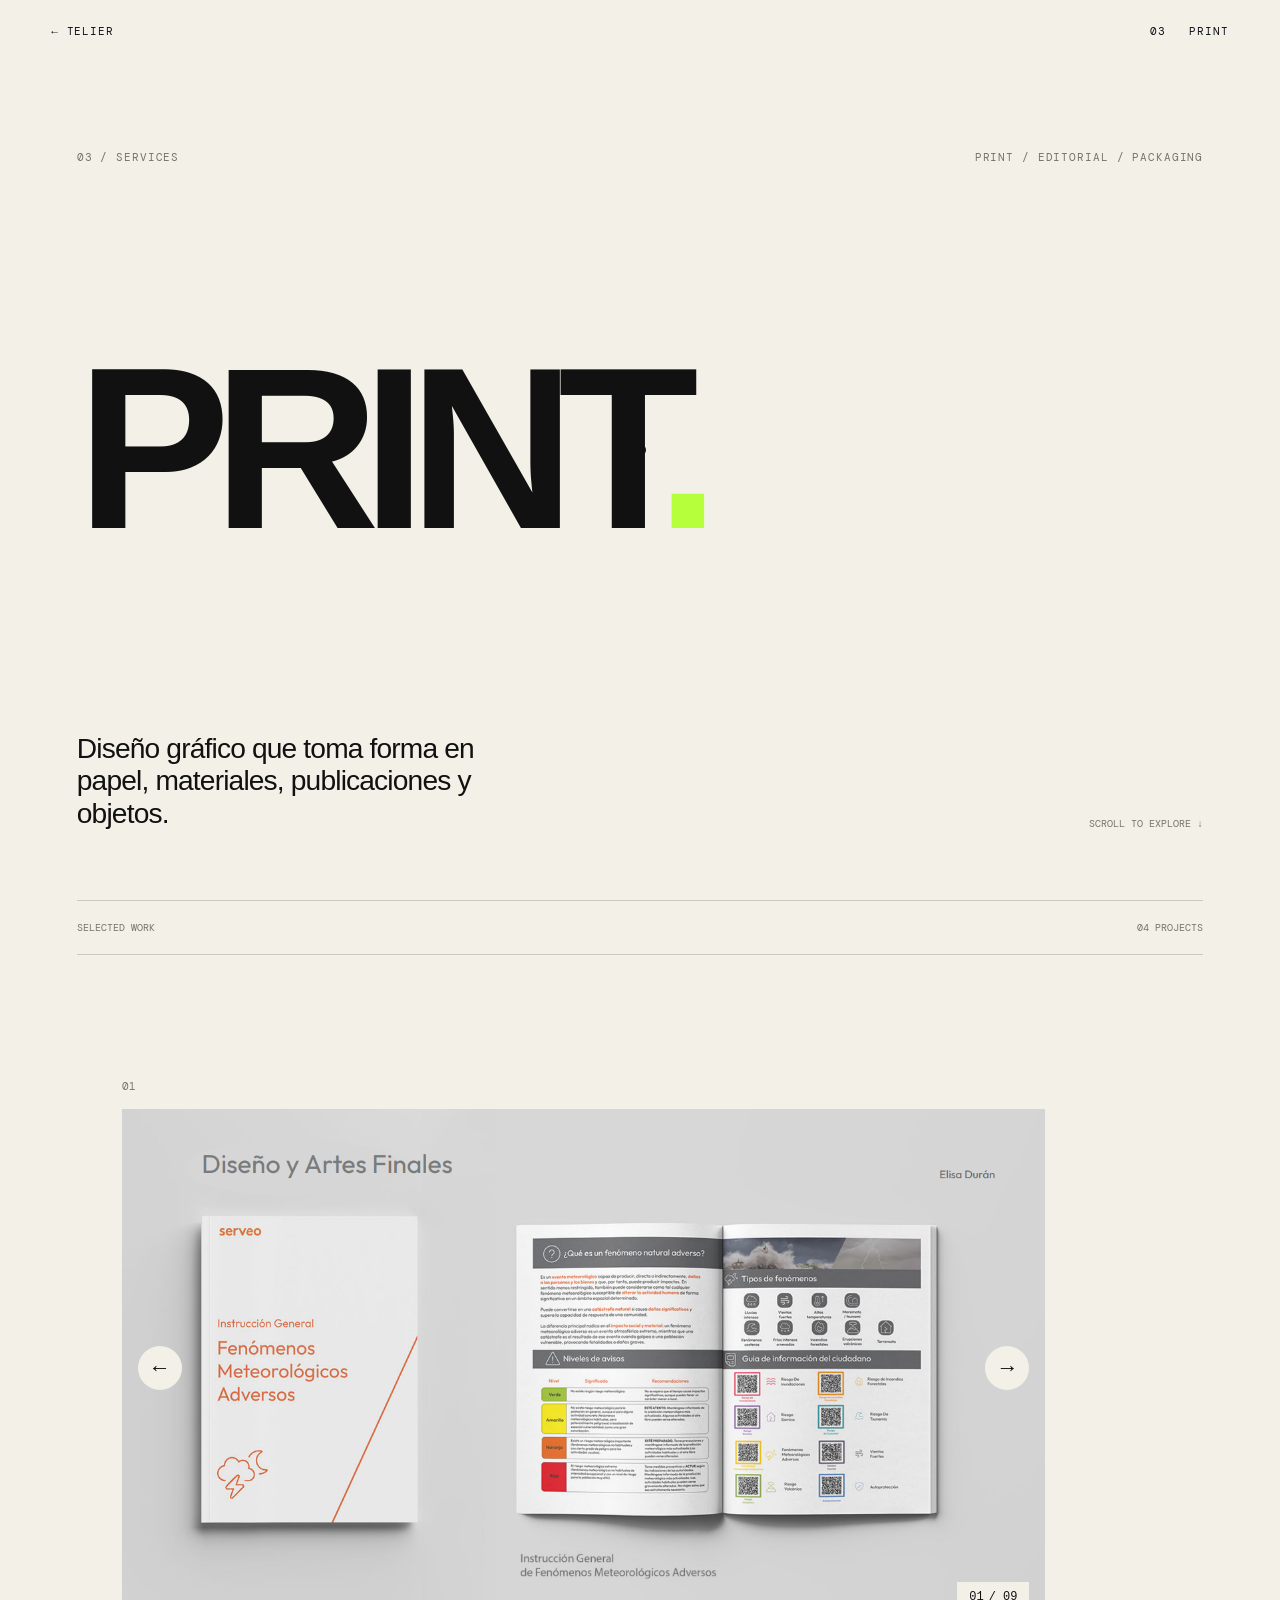
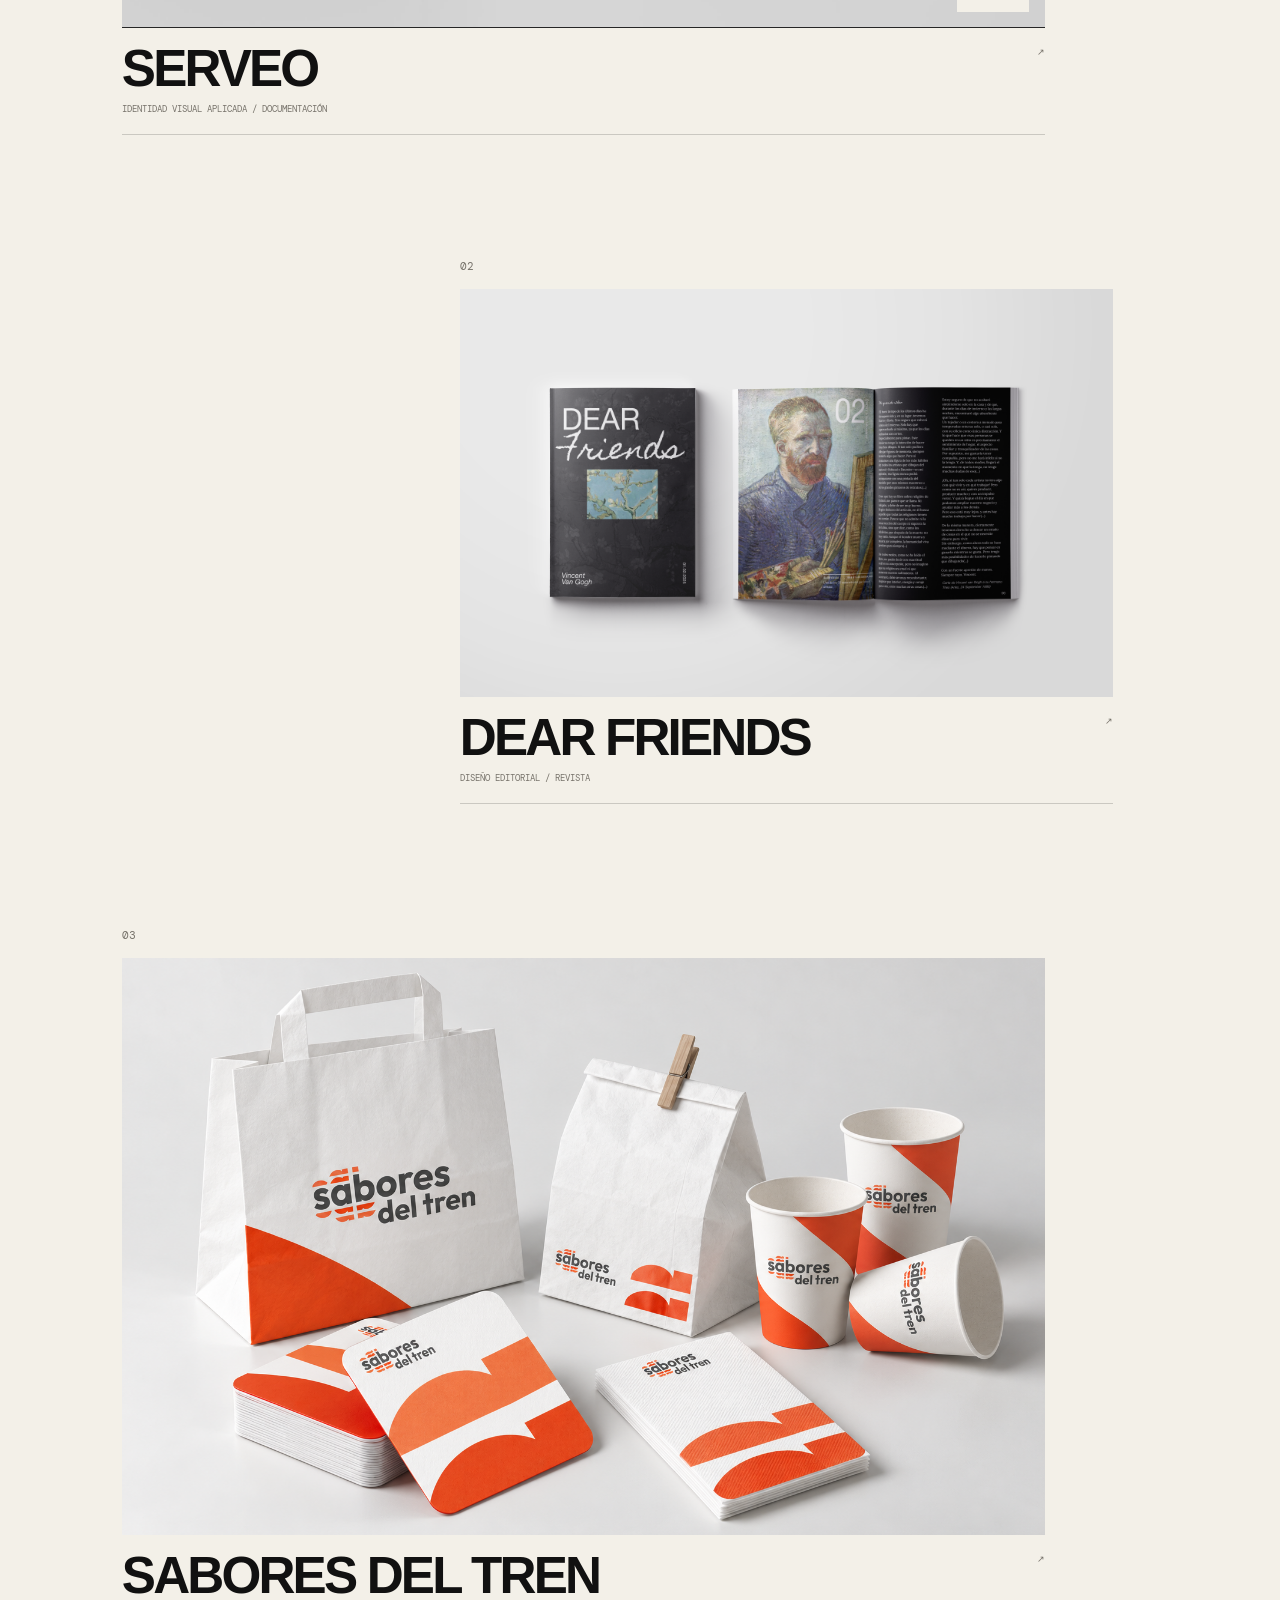
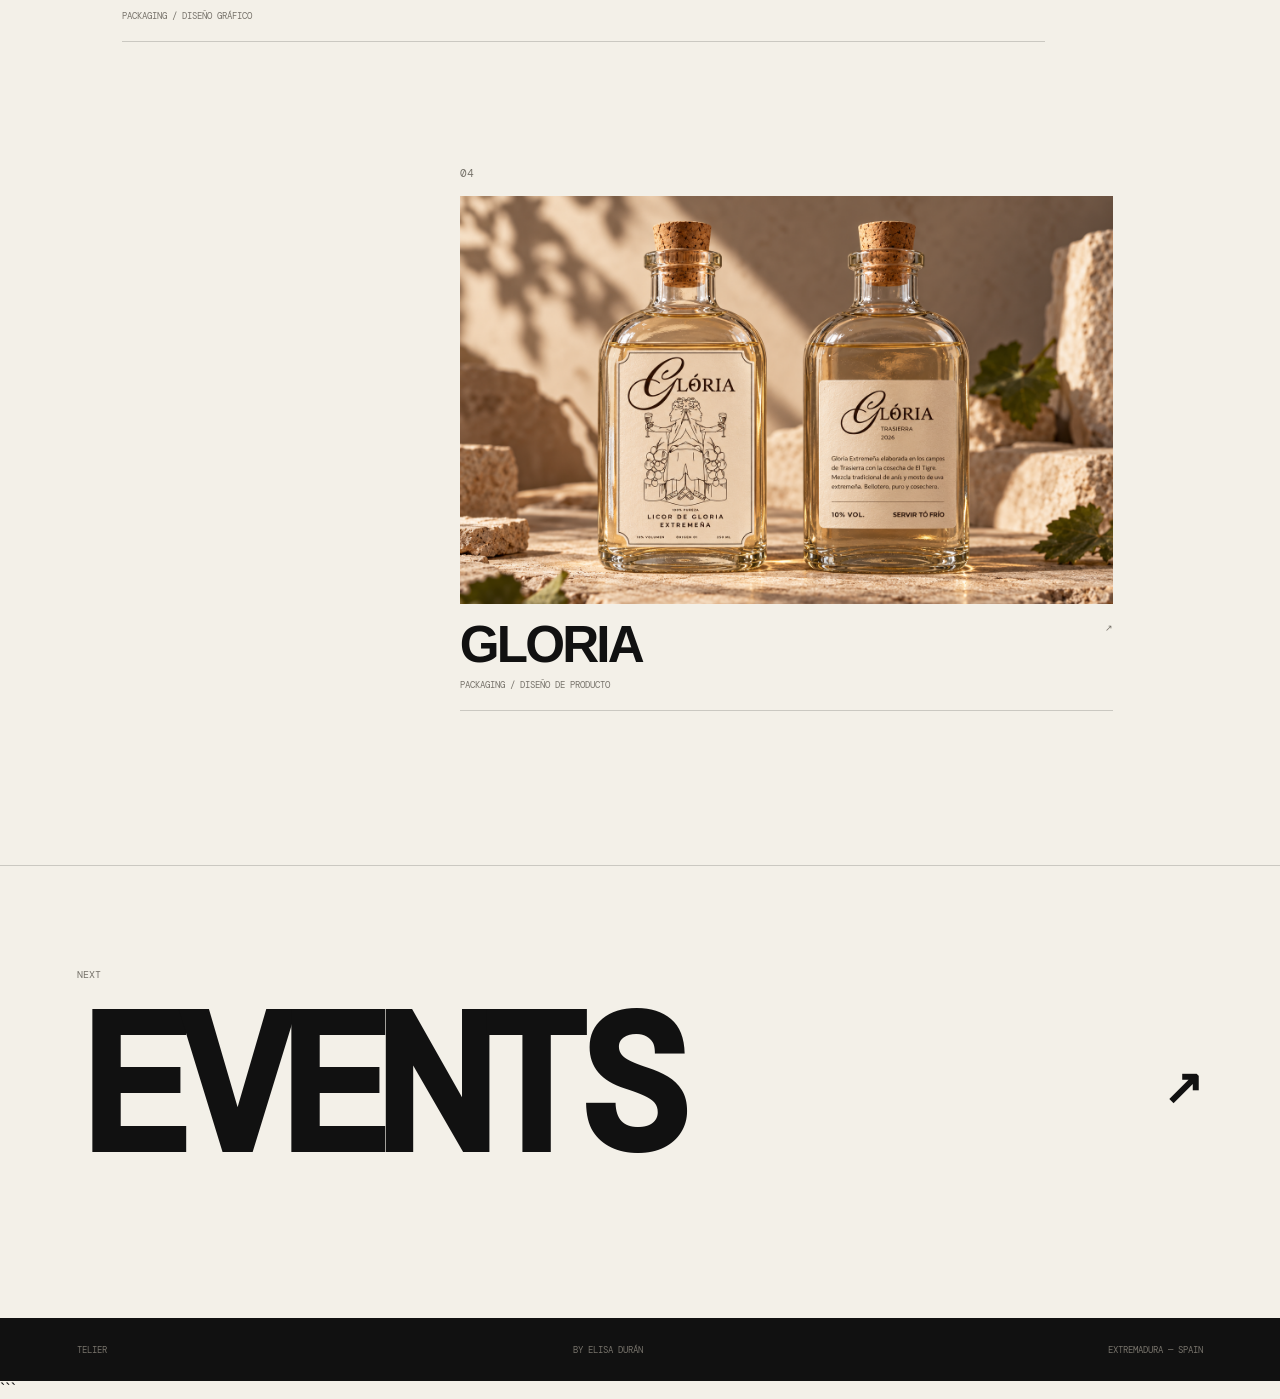
<file: print.html>
<!DOCTYPE html>
<html lang="es">

<head>
  <meta charset="UTF-8">
  <meta name="viewport" content="width=device-width, initial-scale=1.0">

  <title>Print — Telier</title>

  <link rel="stylesheet" href="./css/style.css?v=2">
</head>

<body class="category-page">

  <!-- CURSOR -->
  <div class="cursor">
    <span class="cursor-label"></span>
  </div>

  <!-- HEADER -->
  <header class="category-header">

    <a href="./index.html" class="category-back">
      ← TELIER
    </a>

    <div class="category-header-right">
      <span>03</span>
      <span>PRINT</span>
    </div>

  </header>

  <main>

    <!-- HERO -->
    <section class="category-hero">

      <div class="category-hero-meta">
        <span>03 / SERVICES</span>
        <span>PRINT / EDITORIAL / PACKAGING</span>
      </div>

      <h1 class="category-title">
        PRINT<span>.</span>
      </h1>

      <div class="category-intro">

        <p>
          Diseño gráfico que toma forma en papel, materiales,
          publicaciones y objetos.
        </p>

        <span class="category-scroll">
          SCROLL TO EXPLORE ↓
        </span>

      </div>

    </section>

    <!-- PROJECTS -->
    <section class="category-projects">

      <div class="category-projects-header">
        <span>SELECTED WORK</span>
        <span>04 PROJECTS</span>
      </div>

     

<!-- PROJECT 01 · SERVEO -->
<article class="category-project project-featured" data-cursor="VIEW">

  <div class="category-project-number">01</div>

  <div class="category-project-image serveo-carousel">

    <div class="serveo-carousel-track">
      <img src="serveo01.png" alt="SERVEO — imagen 1">
      <img src="serveo02.png" alt="SERVEO — imagen 2">
      <img src="serveo03.png" alt="SERVEO — imagen 3">
      <img src="serveo04.png" alt="SERVEO — imagen 4">
      <img src="serveo05.png" alt="SERVEO — imagen 5">
      <img src="serveo06.png" alt="SERVEO — imagen 6">
      <img src="serveo07.png" alt="SERVEO — imagen 7">
      <img src="serveo08.png" alt="SERVEO — imagen 8">
      <img src="serveo09.png" alt="SERVEO — imagen 9">
    </div>

    <button class="serveo-carousel-btn serveo-prev" type="button" aria-label="Imagen anterior">←</button>
    <button class="serveo-carousel-btn serveo-next" type="button" aria-label="Imagen siguiente">→</button>

    <div class="serveo-carousel-counter">
      <span class="serveo-current">01</span> / 09
    </div>

  </div>

  <div class="category-project-info">
    <div>
      <h2>SERVEO</h2>
      <span>IDENTIDAD VISUAL APLICADA / DOCUMENTACIÓN</span>
    </div>
    <span class="project-arrow" aria-hidden="true">↗</span>
  </div>

</article>



      <!-- PROJECT 02 · DEAR FRIENDS -->
      <article
        class="category-project project-offset"
        data-cursor="VIEW"
      >

        <div class="category-project-number">02</div>

        <div class="category-project-image">

          <img
            src="./dearfriends.PNG"
            alt="Revista Dear Friends, diseño editorial"
            class="category-project-media"
            loading="lazy"
          >

        </div>

        <div class="category-project-info">

          <div>
            <h2>DEAR FRIENDS</h2>
            <span>DISEÑO EDITORIAL / REVISTA</span>
          </div>

          <span class="project-arrow">↗</span>

        </div>

      </article>

      <!-- PROJECT 03 · SABORES DEL TREN -->
      <article
        class="category-project project-featured"
        data-cursor="VIEW"
      >

        <div class="category-project-number">03</div>

        <div class="category-project-image">

          <img
            src="./saboresdeltren.PNG"
            alt="Proyecto de packaging Sabores del Tren"
            class="category-project-media"
            loading="lazy"
          >

        </div>

        <div class="category-project-info">

          <div>
            <h2>SABORES DEL TREN</h2>
            <span>PACKAGING / DISEÑO GRÁFICO</span>
          </div>

          <span class="project-arrow">↗</span>

        </div>

      </article>

      <!-- PROJECT 04 · GLORIA -->
      <article
        class="category-project project-offset"
        data-cursor="VIEW"
      >

        <div class="category-project-number">04</div>

        <div class="category-project-image">

          <img
            src="./gloria3.png"
            alt="Packaging de Gloria"
            class="category-project-media"
            loading="lazy"
          >

        </div>

        <div class="category-project-info">

          <div>
            <h2>GLORIA</h2>
            <span>PACKAGING / DISEÑO DE PRODUCTO</span>
          </div>

          <span class="project-arrow">↗</span>

        </div>

      </article>

    </section>

    <!-- NEXT CATEGORY -->
    <section class="category-next">

      <span>NEXT</span>

      <a href="./events.html">
        EVENTS
        <span>↗</span>
      </a>

    </section>

  </main>

  <!-- FOOTER -->
  <footer class="category-footer">

    <div>TELIER</div>
    <div>BY ELISA DURÁN</div>
    <div>EXTREMADURA — SPAIN</div>

  </footer>

  <script src="./js/script.js"></script>

</body>
</html>
```
</file>
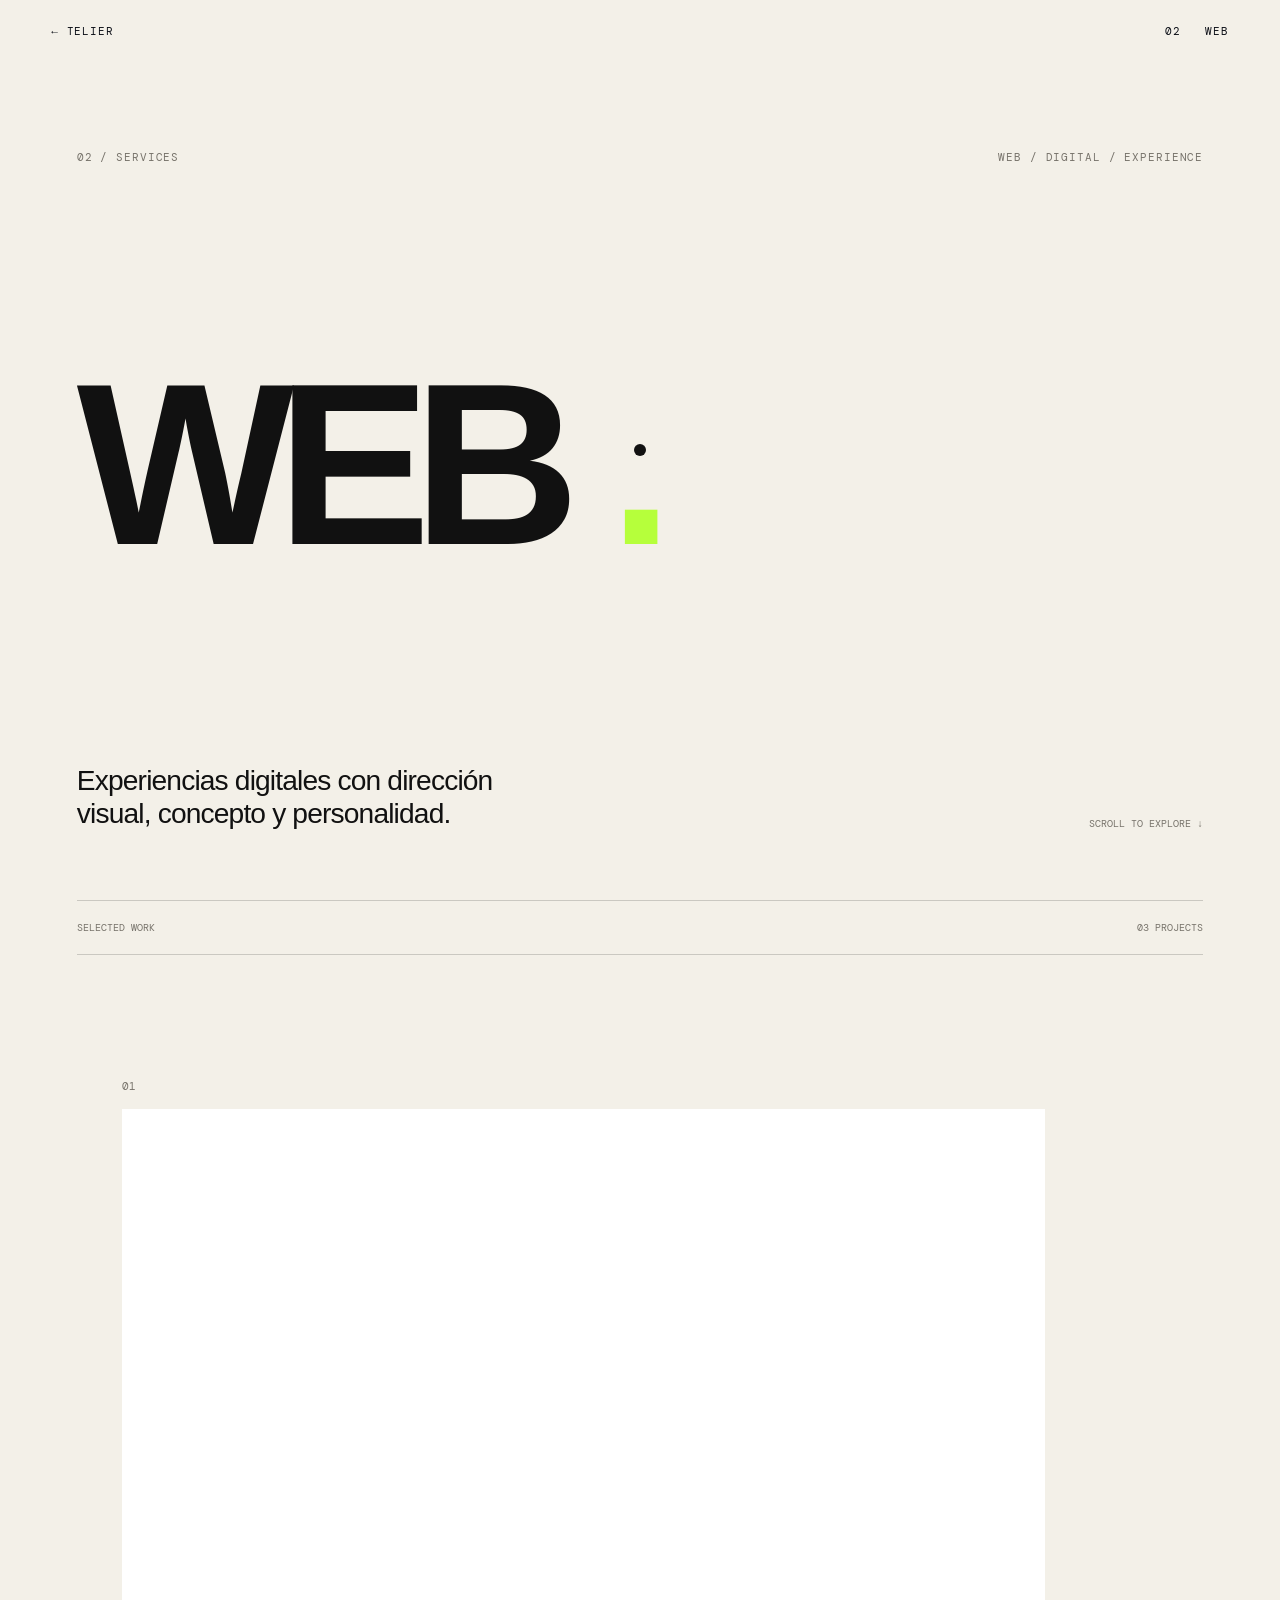
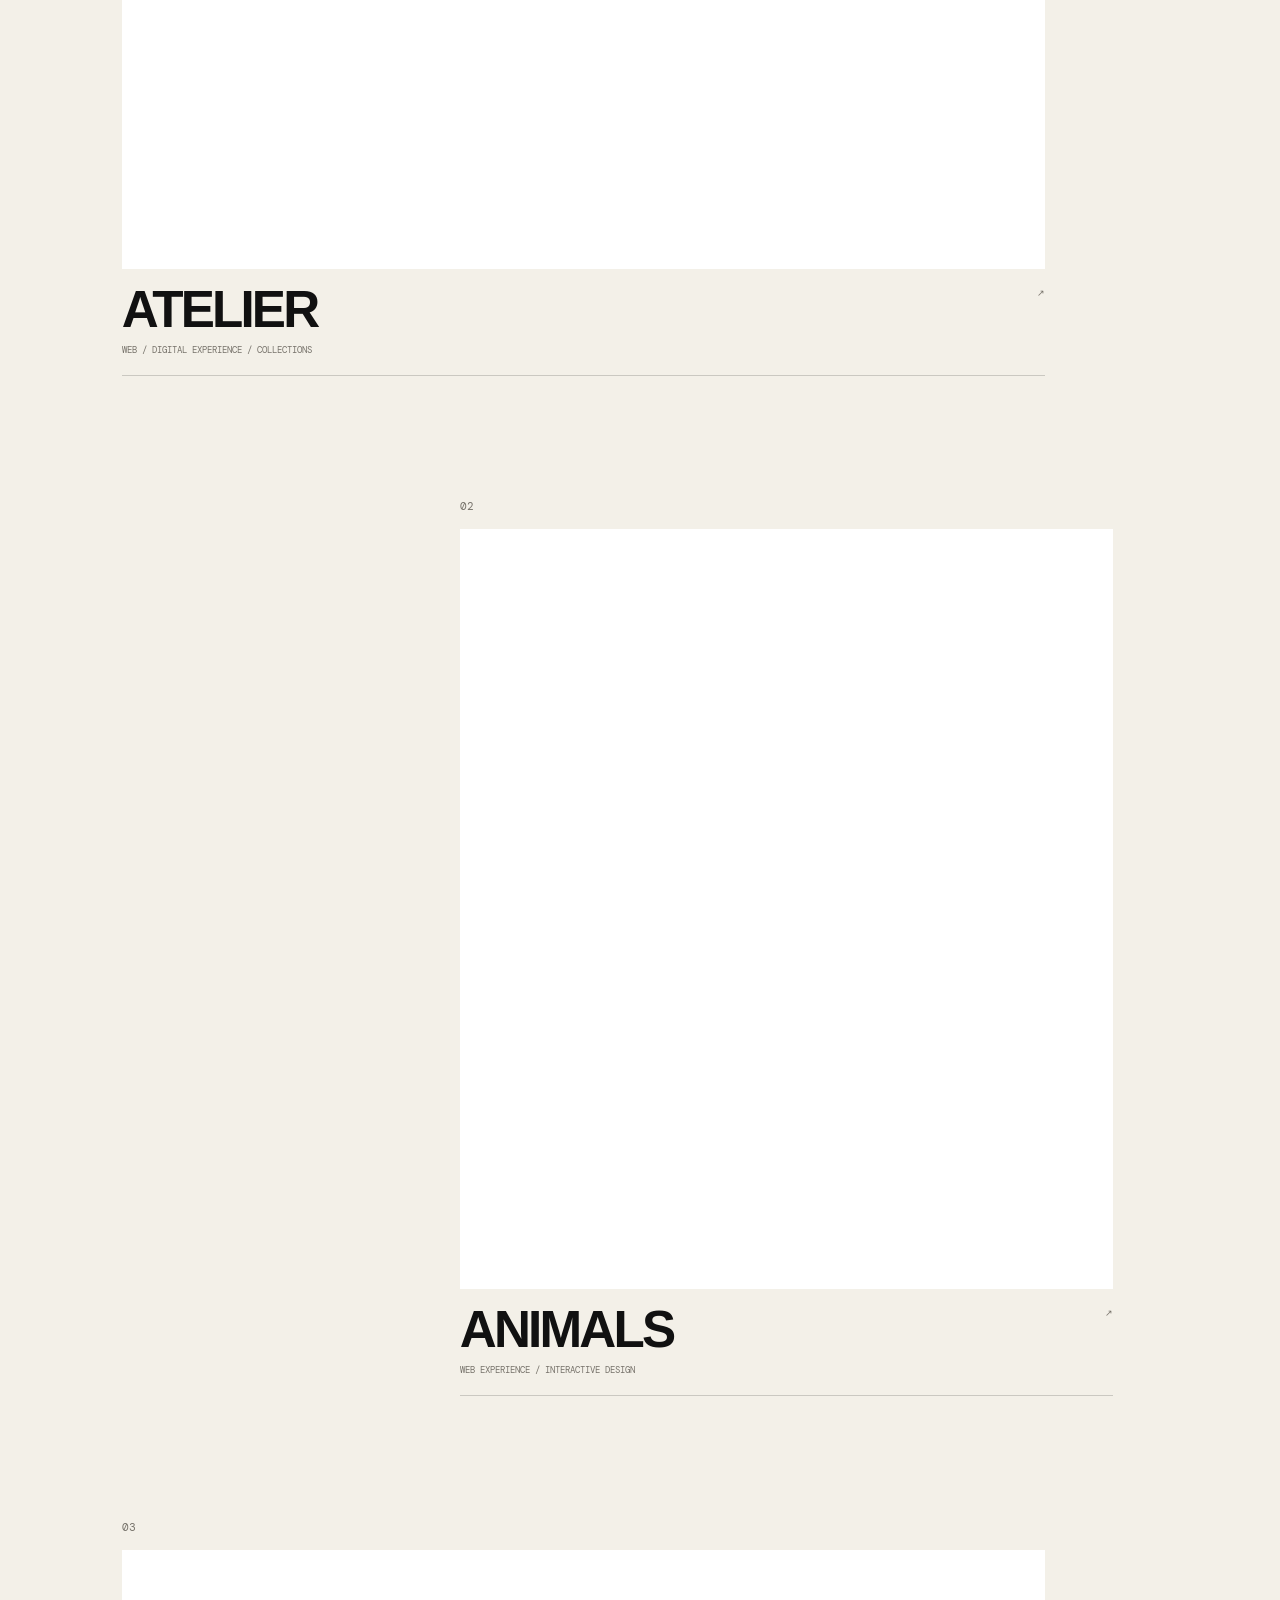
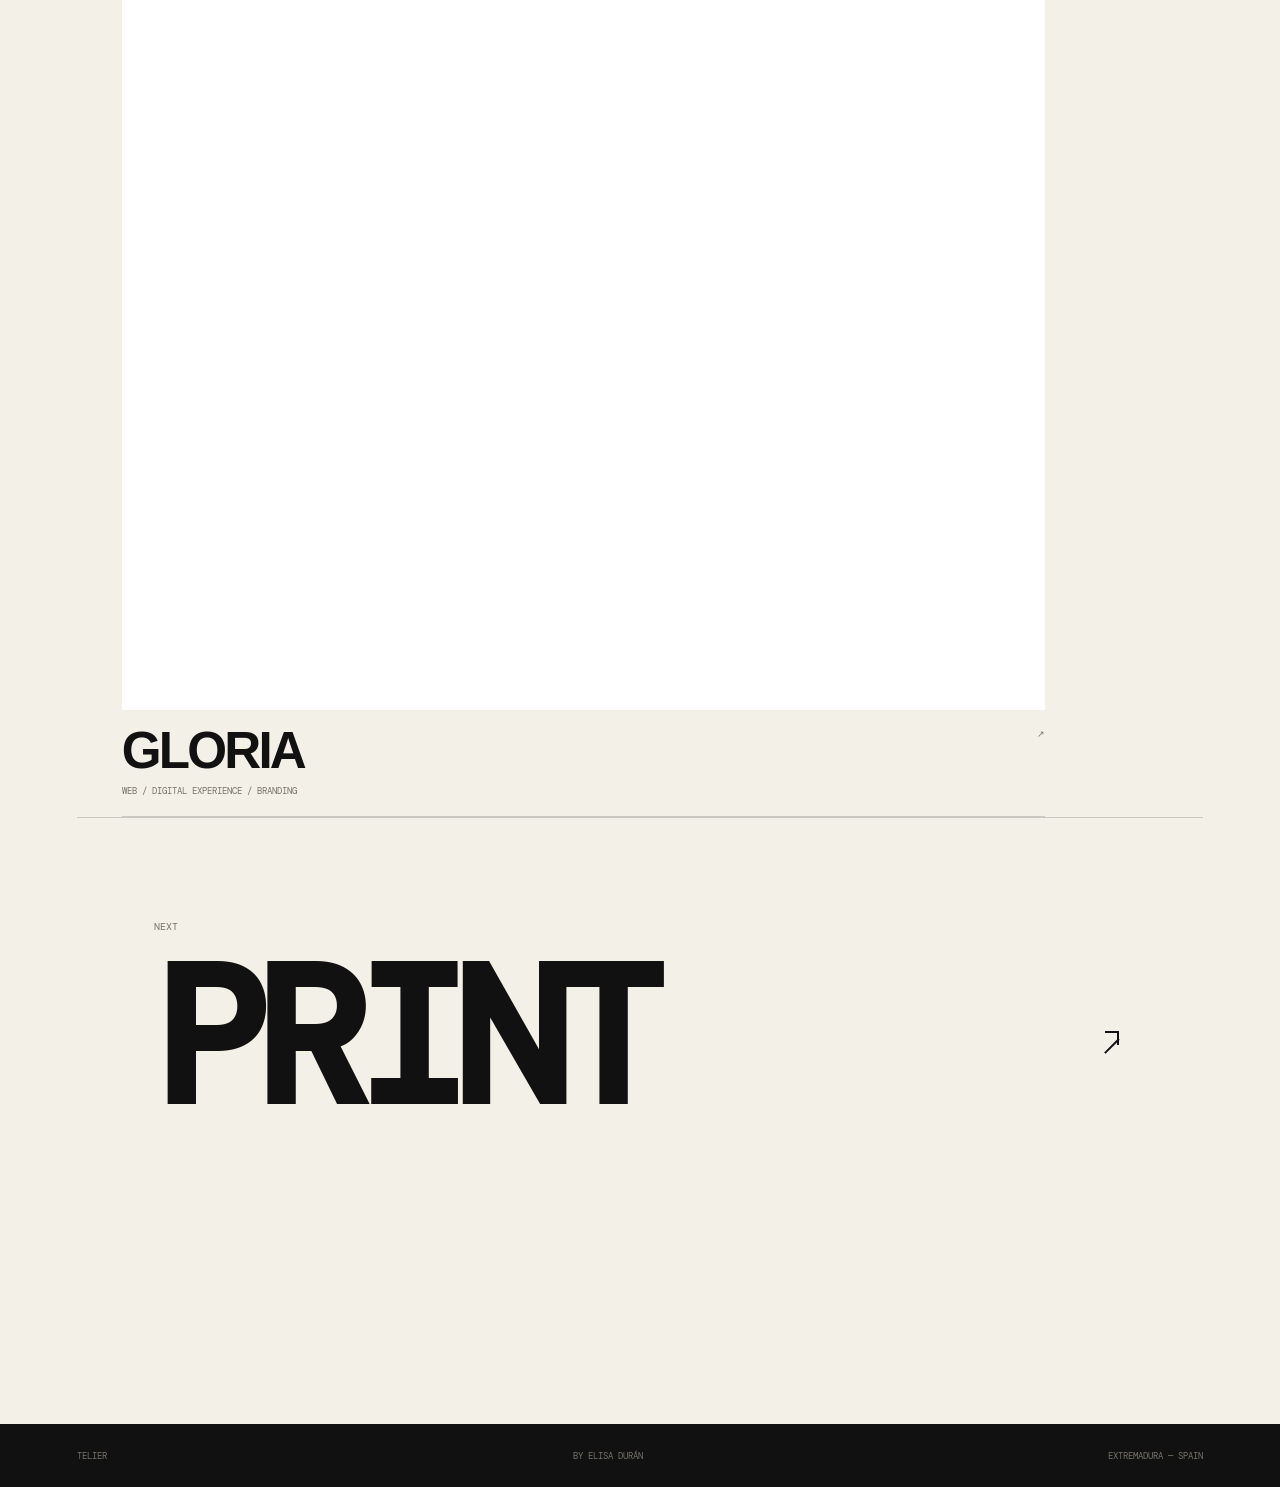
<file: web.html>
<!DOCTYPE html>
<html lang="es">

<head>

  <meta charset="UTF-8">

  <meta
    name="viewport"
    content="width=device-width, initial-scale=1.0"
  >

  <title>Web — Telier</title>

  <link
    rel="stylesheet"
    href="./css/style.css?v=2"
  >


<style>
  .web-preview {
    position: relative;
    width: 100%;
    height: clamp(420px, 65vw, 760px);
    overflow: hidden;
    background: #F3F0E8;
  }

  .web-preview iframe {
    display: block;
    width: 100%;
    height: 100%;
    border: 0;
    background: #fff;
  }

  @media (max-width: 800px) {
    .web-preview {
      height: 420px;
    }
  }
</style>


</head>


<body class="category-page">


  <!-- CURSOR -->

  <div class="cursor">
    <span class="cursor-label"></span>
  </div>


  <!-- HEADER -->

  <header class="category-header">

    <a
      href="index.html"
      class="category-back"
    >
      ← TELIER
    </a>

    <div class="category-header-right">
      <span>02</span>
      <span>WEB</span>
    </div>

  </header>


  <!-- HERO -->

  <main>

    <section class="category-hero">

      <div class="category-hero-meta">

        <span>02 / SERVICES</span>

        <span>
          WEB / DIGITAL / EXPERIENCE
        </span>

      </div>


      <h1 class="category-title">

        WEB
        <span>.</span>

      </h1>


      <div class="category-intro">

        <p>
          Experiencias digitales con dirección
          visual, concepto y personalidad.
        </p>

        <span class="category-scroll">
          SCROLL TO EXPLORE ↓
        </span>

      </div>

    </section>



    <!-- PROJECTS -->

    <section class="category-projects">


      <div class="category-projects-header">

        <span>
          SELECTED WORK
        </span>

        <span>
          03 PROJECTS
        </span>

      </div>



      <!-- PROJECT 01 — ATELIER -->

      <article
        class="category-project project-featured"
        data-cursor="VIEW"
      >

        <div class="category-project-number">
          01
        </div>


        <div class="category-project-image web-preview">

          <iframe
            src="https://script.google.com/a/macros/lacasadelascarcasas.es/s/AKfycbzrqW_yeNHTAv-VlYU9r_YOHAl-CBcjGV40aYBwbVn__PJIrfFsSrhbYNqpNIBzsWBy/exec?country=ES"
            title="ATELIER"
            loading="lazy"
          ></iframe>

        </div>


        <div class="category-project-info">

          <div>

            <h2>
              ATELIER
            </h2>

            <span>
              WEB / DIGITAL EXPERIENCE / COLLECTIONS
            </span>

          </div>

          <span class="project-arrow">
            ↗
          </span>

        </div>

      </article>



      


<!-- PROJECT 02 · ANIMALS -->

<article
  class="category-project project-offset"
  data-cursor="VIEW"
>

  <div class="category-project-number">
    02
  </div>

<div class="category-project-image web-preview animals-preview">

  <iframe
    src="https://script.google.com/macros/s/AKfycbzB29PuEsq3azZrlGrct9wRcvPgSfcPx-wZ3BgQbWjPvp8q_NT9QGBN0_2ZRjEQG2v5/exec?country=ES"
    title="ANIMALS"
    loading="lazy"
  ></iframe>

</div>

  <div class="category-project-info">

    <div>
      <h2>ANIMALS</h2>
      <span>WEB EXPERIENCE / INTERACTIVE DESIGN</span>
    </div>

    <span class="project-arrow" aria-hidden="true">↗</span>

  </div>

</article>


    <!-- PROJECT 03 — GLORIA -->

<article
  class="category-project project-featured"
  data-cursor="VIEW"
>

  <div class="category-project-number">
    03
  </div>


  <div class="category-project-image web-preview">

    <iframe
      src="https://elisaaduran-lang.github.io/GLORIA/"
      title="GLORIA"
      loading="lazy"
    ></iframe>

  </div>


  <div class="category-project-info">

    <div>

      <h2>
        GLORIA
      </h2>

      <span>
        WEB / DIGITAL EXPERIENCE / BRANDING
      </span>

    </div>

    <span class="project-arrow">
      ↗
    </span>

  </div>

</article>



    <!-- NEXT CATEGORY -->

   
<section class="category-next">

  <span>NEXT</span>

  <a href="print.html">
    PRINT
    <span class="next-arrow" aria-hidden="true"></span>
  </a>

</section>



  </main>



  <!-- FOOTER -->

  <footer class="category-footer">

    <div>
      TELIER
    </div>

    <div>
      BY ELISA DURÁN
    </div>

    <div>
      EXTREMADURA — SPAIN
    </div>

  </footer>



  <script src="js/script.js"></script>

</body>

</html>
</file>
<file: css/style.css>
@import url('https://fonts.googleapis.com/css2?family=DM+Mono:wght@300;400;500&display=swap');

/* =========================================================
   TELIER — DESIGN SYSTEM
   ========================================================= */

:root {
  --bg: #F3F0E8;
  --text: #111111;
  --accent: #B6FF3B;
  --muted: #77736B;
  --line: rgba(17,17,17,.18);

  --pad: clamp(20px, 3vw, 48px);
  --transition: cubic-bezier(.16, 1, .3, 1);
}

* {
  box-sizing: border-box;
  margin: 0;
  padding: 0;
}

html {
  scroll-behavior: smooth;
  background: var(--bg);
}

body {
  background: var(--bg);
  color: var(--text);
  font-family: "Futura", "Century Gothic", Arial, sans-serif;
  overflow-x: hidden;
  cursor: none;
}

a {
  color: inherit;
  text-decoration: none;
}

button,
a {
  cursor: none;
}

img {
  display: block;
  max-width: 100%;
}


/* =========================================================
   CUSTOM CURSOR
   ========================================================= */

.cursor {
  position: fixed;
  width: 12px;
  height: 12px;
  border-radius: 50%;
  background: var(--text);
  pointer-events: none;
  z-index: 9999;
  transform: translate(-50%, -50%);
  transition:
    width .35s var(--transition),
    height .35s var(--transition),
    background .35s ease,
    transform .1s linear;
}

.cursor.active {
  width: 90px;
  height: 90px;
  background: var(--accent);
}

.cursor-label {
  position: absolute;
  inset: 0;
  display: flex;
  align-items: center;
  justify-content: center;
  font-size: 10px;
  font-weight: bold;
  letter-spacing: .08em;
  opacity: 0;
  transition: opacity .2s ease;
}

.cursor.active .cursor-label {
  opacity: 1;
}


/* =========================================================
   LOADER
   ========================================================= */

.loader {
  position: fixed;
  inset: 0;
  z-index: 10000;
  background: var(--text);
  color: var(--bg);
  display: flex;
  flex-direction: column;
  justify-content: center;
  align-items: center;
  transition:
    opacity .8s var(--transition),
    visibility .8s;
}

.loader.loaded {
  opacity: 0;
  visibility: hidden;
  pointer-events: none;
}

.loader-logo {
  font-size: clamp(60px, 12vw, 180px);
  font-weight: 700;
  letter-spacing: -.06em;
}

.loader-line {
  width: min(300px, 40vw);
  height: 1px;
  background: rgba(243,240,232,.25);
  margin-top: 30px;
  overflow: hidden;
}

.loader-line span {
  display: block;
  width: 0;
  height: 100%;
  background: var(--accent);
  animation: loaderProgress 1.4s var(--transition) forwards;
}

.loader-number {
  font-family: "DM Mono", monospace;
  font-size: 10px;
  margin-top: 12px;
  opacity: .6;
}

@keyframes loaderProgress {
  to {
    width: 100%;
  }
}


/* =========================================================
   HEADER
   ========================================================= */

.header {
  position: fixed;
  top: 0;
  left: 0;
  width: 100%;
  padding: 24px var(--pad);
  display: grid;
  grid-template-columns: 1fr auto 1fr;
  align-items: start;
  z-index: 100;
  mix-blend-mode: difference;
  color: white;

  transition:
    transform .6s var(--transition),
    opacity .4s ease;
}

.header.hidden {
  transform: translateY(-120%);
  opacity: 0;
}

.logo {
  display: flex;
  flex-direction: column;
  font-size: 21px;
  font-weight: 700;
  letter-spacing: -.04em;
  line-height: .85;
}

.logo span {
  font-family: "DM Mono", monospace;
  font-size: 7px;
  letter-spacing: .12em;
  margin-top: 7px;
  font-weight: 400;
}

.desktop-nav {
  display: flex;
  gap: 30px;
  font-family: "DM Mono", monospace;
  font-size: 10px;
  letter-spacing: .08em;
}

.desktop-nav a,
.header-contact {
  position: relative;
}

.desktop-nav a::after,
.header-contact::after {
  content: "";
  position: absolute;
  left: 0;
  bottom: -5px;
  width: 100%;
  height: 1px;
  background: currentColor;
  transform: scaleX(0);
  transform-origin: right;
  transition: transform .5s var(--transition);
}

.desktop-nav a:hover::after,
.header-contact:hover::after {
  transform: scaleX(1);
  transform-origin: left;
}

.header-contact {
  justify-self: end;
  font-family: "DM Mono", monospace;
  font-size: 10px;
  letter-spacing: .08em;
}


/* =========================================================
   GENERAL
   ========================================================= */

.section {
  padding: 10vw var(--pad);
  position: relative;
}

.section-number {
  font-family: "DM Mono", monospace;
  font-size: 9px;
  letter-spacing: .1em;
  text-transform: uppercase;
  color: var(--muted);
  margin-bottom: 80px;
}

.section-title {
  font-size: clamp(70px, 12vw, 190px);
  line-height: .8;
  letter-spacing: -.075em;
  font-weight: 700;
}


/* =========================================================
   HERO
   ========================================================= */

.hero {
  min-height: 100svh;
  padding: 150px var(--pad) 40px;
  display: flex;
  flex-direction: column;
  justify-content: space-between;
  position: relative;
  overflow: hidden;
}

.hero-meta {
  display: flex;
  justify-content: space-between;
  font-family: "DM Mono", monospace;
  font-size: 9px;
  letter-spacing: .1em;
}

.hero-title {
  position: relative;
  margin-top: auto;
  margin-bottom: auto;
  padding: 8vh 0;
}

.hero-word {
  font-size: clamp(85px, 16vw, 250px);
  line-height: .76;
  letter-spacing: -.09em;
  font-weight: 700;

  opacity: 0;
  transform: translateY(100px);
  animation: heroIn 1.2s var(--transition) forwards;
}

.hero-word-1 {
  animation-delay: 1.45s;
}

.hero-word-2 {
  text-align: center;
  animation-delay: 1.55s;
}

.hero-word-2 span {
  font-size: .25em;
  letter-spacing: -.02em;
  vertical-align: middle;
}

.hero-word-3 {
  text-align: right;
  animation-delay: 1.65s;
}

.hero-word-3 span {
  color: var(--accent);
}

@keyframes heroIn {
  to {
    opacity: 1;
    transform: translateY(0);
  }
}

.hero-bottom {
  display: grid;
  grid-template-columns: 1fr 1fr;
  align-items: end;
}

.hero-bottom p {
  max-width: 480px;
  font-size: clamp(16px, 1.3vw, 21px);
  line-height: 1.3;
}

.scroll-link {
  justify-self: end;
  font-family: "DM Mono", monospace;
  font-size: 9px;
  letter-spacing: .08em;
}


/* =========================================================
   INTRO
   ========================================================= */

.intro {
  min-height: 100vh;
  display: flex;
  flex-direction: column;
  justify-content: space-between;
}

.intro-content {
  display: grid;
  grid-template-columns: 1.5fr 1fr;
  gap: 8vw;
}

.intro-content h2 {
  font-size: clamp(65px, 10vw, 150px);
  line-height: .8;
  letter-spacing: -.075em;
}

.intro-copy {
  align-self: end;
  max-width: 500px;
}

.intro-copy p {
  font-size: clamp(18px, 1.6vw, 25px);
  line-height: 1.25;
  margin-bottom: 25px;
}

.intro-statement {
  font-size: clamp(22px, 3vw, 45px);
  letter-spacing: -.04em;
  margin-top: 100px;
}

.intro-statement strong {
  background: var(--accent);
  padding: 0 8px;
}


/* =========================================================
   SERVICES
   ========================================================= */

.services {
  background: var(--text);
  color: var(--bg);
}

.services .section-number {
  color: #888;
}

.services-list {
  margin-top: 10vw;
  border-top: 1px solid rgba(243,240,232,.25);
}

.service {
  position: relative;
  display: grid;
  grid-template-columns: 80px 1fr 60px;
  align-items: center;
  padding: 35px 0;
  border-bottom: 1px solid rgba(243,240,232,.25);
  transition: padding .5s var(--transition);
  overflow: hidden;
}

.service::before {
  content: "";
  position: absolute;
  inset: 0;
  background: var(--accent);
  transform: translateY(101%);
  transition: transform .6s var(--transition);
  z-index: 0;
}

.service:hover {
  color: var(--text);
  padding-left: 25px;
  padding-right: 25px;
}

.service:hover::before {
  transform: translateY(0);
}

.service > * {
  position: relative;
  z-index: 1;
}

.service-number {
  font-family: "DM Mono", monospace;
  font-size: 10px;
}

.service-main {
  display: flex;
  align-items: baseline;
  gap: 35px;
}

.service-main h3 {
  font-size: clamp(45px, 7vw, 105px);
  line-height: .8;
  letter-spacing: -.06em;
}

.service-main p {
  max-width: 300px;
  font-size: 14px;
  line-height: 1.3;
}


.service-arrow {
  justify-self: end;
  position: relative;
  width: 30px;
  height: 30px;
  transition: transform .5s var(--transition);
}

.service-arrow::before {
  content: "";
  position: absolute;
  width: 14px;
  height: 14px;
  top: 5px;
  right: 5px;
  border-top: 2px solid currentColor;
  border-right: 2px solid currentColor;
}

.service-arrow::after {
  content: "";
  position: absolute;
  width: 20px;
  height: 2px;
  top: 12px;
  right: 5px;
  background: currentColor;
  transform: rotate(-45deg);
  transform-origin: right center;
}

.service:hover .service-arrow {
  transform: rotate(45deg);
}


/* =========================================================
   WORK
   ========================================================= */

.work {
  overflow: hidden;
}

.projects {
  margin-top: 12vw;
  display: grid;
  grid-template-columns: repeat(12, 1fr);
  gap: 7vw 3vw;
}

.project {
  transition: transform .8s var(--transition);
}

.project:hover {
  transform: translateY(-10px);
}

.project-large {
  grid-column: 1 / 9;
}

.project-small {
  grid-column: 9 / 13;
  margin-top: 15vw;
}

.project-medium {
  grid-column: 3 / 9;
}

.project-image {
  overflow: hidden;
  aspect-ratio: 4 / 5;
}

.project-small .project-image {
  aspect-ratio: 3 / 4;
}

.project-medium .project-image {
  aspect-ratio: 4 / 3;
}

.image-placeholder {
  width: 100%;
  height: 100%;
  transition: transform 1s var(--transition);
}

.project:hover .image-placeholder {
  transform: scale(1.045);
}

.gradient-one {
  background:
    radial-gradient(circle at 30% 30%, #D7FF6B, transparent 35%),
    linear-gradient(135deg, #191919, #5F6352);
}

.gradient-two {
  background:
    radial-gradient(circle at 70% 20%, #F7D4B5, transparent 35%),
    linear-gradient(135deg, #A63D26, #2A1110);
}

.gradient-three {
  background:
    radial-gradient(circle at 25% 70%, #9BE7FF, transparent 40%),
    linear-gradient(135deg, #15263B, #426D83);
}

.gradient-four {
  background:
    radial-gradient(circle at 65% 40%, #FFB1CE, transparent 40%),
    linear-gradient(135deg, #34232C, #A46A7D);
}

.project-info {
  padding-top: 18px;
  display: flex;
  justify-content: space-between;
  gap: 20px;
}

.project-info h3 {
  font-size: 17px;
  letter-spacing: -.02em;
}

.project-info span {
  font-family: "DM Mono", monospace;
  font-size: 8px;
  color: var(--muted);
  text-align: right;
}


/* =========================================================
   ABOUT
   ========================================================= */

.about {
  background: #DCD9D0;
}

.about-layout {
  display: grid;
  grid-template-columns: 1fr 1fr;
  gap: 7vw;
}

.about-image {
  aspect-ratio: 4 / 5;
  overflow: hidden;
}

.portrait-placeholder {
  width: 100%;
  height: 100%;
  background:
    radial-gradient(circle at 60% 30%, #B6FF3B, transparent 25%),
    linear-gradient(145deg, #282828, #817E73);
  transition: transform 1s var(--transition);
}

.about-image:hover .portrait-placeholder {
  transform: scale(1.03);
}

.about-content {
  display: flex;
  flex-direction: column;
  justify-content: center;
}

.about-content h2 {
  font-size: clamp(70px, 10vw, 150px);
  line-height: .76;
  letter-spacing: -.08em;
}

.about-role {
  font-family: "DM Mono", monospace;
  font-size: 9px;
  letter-spacing: .08em;
  margin: 50px 0;
}

.about-text {
  max-width: 500px;
}

.about-text p {
  font-size: 18px;
  line-height: 1.3;
  margin-bottom: 20px;
}

.experience {
  margin-top: 12vw;
  border-top: 1px solid var(--line);
}

.experience-item {
  display: grid;
  grid-template-columns: 1fr 2fr 1fr;
  align-items: center;
  padding: 22px 0;
  border-bottom: 1px solid var(--line);
}

.experience-item span,
.experience-item small {
  font-family: "DM Mono", monospace;
  font-size: 8px;
  letter-spacing: .06em;
}

.experience-item strong {
  font-size: clamp(22px, 3vw, 45px);
  letter-spacing: -.04em;
}

.experience-item.current {
  color: #111;
}

.experience-item.current strong {
  color: #111;
}


/* =========================================================
   PROCESS
   ========================================================= */

.process {
  min-height: 100vh;
}

.process-title {
  font-size: clamp(80px, 14vw, 220px);
  line-height: .73;
  letter-spacing: -.09em;
}

.process-grid {
  margin-top: 12vw;
  display: grid;
  grid-template-columns: repeat(4, 1fr);
  gap: 30px;
}

.process-grid > div {
  border-top: 1px solid var(--line);
  padding-top: 20px;
}

.process-grid span {
  font-family: "DM Mono", monospace;
  font-size: 9px;
}

.process-grid h3 {
  font-size: 28px;
  margin: 60px 0 15px;
}

.process-grid p {
  font-size: 15px;
  color: var(--muted);
}


/* =========================================================
   MANIFESTO
   ========================================================= */

.manifesto {
  background: var(--text);
  color: var(--bg);
  min-height: 100vh;
  display: flex;
  flex-direction: column;
}

.manifesto .section-number {
  color: #777;
}

.manifesto-content {
  margin: auto 0;
}

.manifesto-content p {
  font-size: clamp(55px, 10vw, 150px);
  line-height: .8;
  letter-spacing: -.075em;
}

.manifesto-content .accent {
  color: var(--accent);
  margin: 50px 0;
}

.manifesto-footer {
  font-family: "DM Mono", monospace;
  font-size: 9px;
  letter-spacing: .1em;
}


/* =========================================================
   CONTACT
   ========================================================= */

.contact {
  background: var(--accent);
  min-height: 100vh;
  padding: var(--pad);
  display: flex;
  align-items: center;
}

.contact-inner {
  width: 100%;
}

.contact .section-number {
  color: #414B24;
}

.contact h2 {
  font-size: clamp(80px, 15vw, 230px);
  line-height: .73;
  letter-spacing: -.09em;
}

.contact p {
  margin-top: 60px;
  font-size: 20px;
}

.contact-button {
  display: inline-flex;
  margin-top: 40px;
  padding: 20px 28px;
  border: 1px solid var(--text);
  font-family: "DM Mono", monospace;
  font-size: 10px;
  letter-spacing: .08em;
  transition:
    background .4s ease,
    color .4s ease,
    transform .4s var(--transition);
}

.contact-button:hover {
  background: var(--text);
  color: var(--accent);
  transform: translateY(-5px);
}


/* =========================================================
   FOOTER
   ========================================================= */

footer {
  background: var(--text);
  color: var(--bg);
  padding: 60px var(--pad) 30px;
}

.footer-logo {
  font-size: clamp(60px, 12vw, 180px);
  font-weight: 700;
  letter-spacing: -.08em;
  line-height: .75;
}

.footer-logo span {
  display: block;
  font-family: "DM Mono", monospace;
  font-size: 9px;
  letter-spacing: .1em;
  margin-top: 20px;
}

.footer-links {
  margin-top: 100px;
  display: flex;
  gap: 35px;
  font-family: "DM Mono", monospace;
  font-size: 9px;
}

.footer-bottom {
  margin-top: 80px;
  padding-top: 20px;
  border-top: 1px solid rgba(243,240,232,.2);
  display: flex;
  justify-content: space-between;
  font-family: "DM Mono", monospace;
  font-size: 8px;
  color: #777;
}


/* =========================================================
   REVEAL ANIMATIONS
   ========================================================= */

.reveal {
  opacity: 0;
  transform: translateY(60px);
  transition:
    opacity 1s var(--transition),
    transform 1s var(--transition);
}

.reveal.visible {
  opacity: 1;
  transform: translateY(0);
}


/* =========================================================
   RESPONSIVE
   ========================================================= */

@media (max-width: 800px) {

  body {
    cursor: auto;
  }

  .cursor {
    display: none;
  }

  .header {
    display: flex;
    justify-content: space-between;
    align-items: center;
    mix-blend-mode: normal;
    color: var(--text);
    background: rgba(243,240,232,.92);
    backdrop-filter: blur(12px);
    padding: 18px 20px;
  }

  .desktop-nav,
  .header-contact {
    display: none;
  }

  .header::after {
    content: "MENU";
    font-family: "DM Mono", monospace;
    font-size: 9px;
  }

  .section {
    padding: 100px 20px;
  }

  .section-number {
    margin-bottom: 55px;
  }

  .hero {
    padding: 110px 20px 30px;
  }

  .hero-meta {
    font-size: 7px;
  }

  .hero-title {
    padding: 8vh 0;
  }

  .hero-word {
    font-size: 20vw;
  }

  .hero-word-2 {
    text-align: right;
  }

  .hero-word-3 {
    text-align: left;
  }

  .hero-bottom {
    grid-template-columns: 1fr;
    gap: 35px;
  }

  .scroll-link {
    justify-self: start;
  }

  .intro {
    min-height: auto;
  }

  .intro-content {
    grid-template-columns: 1fr;
    gap: 70px;
  }

  .intro-content h2 {
    font-size: 18vw;
  }

  .intro-statement {
    margin-top: 70px;
  }

  .service {
    grid-template-columns: 35px 1fr 25px;
    padding: 28px 0;
  }

  .service-main {
    display: block;
  }

  .service-main h3 {
    font-size: 13vw;
  }

  .service-main p {
    margin-top: 15px;
    max-width: 260px;
  }

  .service-arrow {
    font-size: 22px;
  }

  .projects {
    display: block;
    margin-top: 80px;
  }

  .project,
  .project-small,
  .project-medium,
  .project-large {
    margin: 0 0 80px;
  }

  .project-image,
  .project-small .project-image,
  .project-medium .project-image {
    aspect-ratio: 4 / 5;
  }

  .project-info {
    display: block;
  }

  .project-info span {
    display: block;
    text-align: left;
    margin-top: 8px;
  }

  .about-layout {
    grid-template-columns: 1fr;
  }

  .about-content h2 {
    font-size: 20vw;
    margin-top: 50px;
  }

  .experience-item {
    grid-template-columns: 1fr;
    gap: 10px;
    padding: 25px 0;
  }

  .experience-item strong {
    font-size: 28px;
  }

  .process-grid {
    grid-template-columns: 1fr 1fr;
    gap: 50px 20px;
  }

  .process-grid h3 {
    margin-top: 35px;
    font-size: 22px;
  }

  .manifesto-content p {
    font-size: 15vw;
  }

  .contact {
    min-height: 80vh;
  }

  .contact h2 {
    font-size: 19vw;
  }

  .footer-links {
    flex-direction: column;
    gap: 15px;
    margin-top: 70px;
  }
/* =========================================================
   TELIER — HERO ORB
========================================================= */

.hero {
  position: relative;
  overflow: hidden;
}

.hero::after {
  content: "";
  position: absolute;
  width: 380px;
  height: 380px;
  border-radius: 50%;

  background: #B6FF3B;

  filter: blur(90px);
  opacity: 0.72;

  left: var(--orb-x, 50%);
  top: var(--orb-y, 45%);

  transform: translate(-50%, -50%);

  pointer-events: none;
  z-index: 0;
}

.hero > * {
  position: relative;
  z-index: 1;
}
  .footer-bottom {
    flex-direction: column;
    gap: 10px;
  }
}
/* =========================================================
   PORTFOLIO — REAL PROJECT MEDIA
========================================================= */

.project-media {
  display: block;
  width: 100%;
  height: 100%;
  object-fit: cover;
}

.project-image {
  overflow: hidden;
}

.project-media {
  transition: transform 0.8s cubic-bezier(0.22, 1, 0.36, 1);
}

.project:hover .project-media {
  transform: scale(1.04);
}
/* =========================================================
   ABOUT — ELISA MEDIA
========================================================= */

/* LAITER — formato 1080x1350 */
.project-laiter .project-image {
  aspect-ratio: 4 / 5;
}

.project-laiter .project-media {
  width: 100%;
  height: 100%;
  object-fit: cover;
}
/* DEAR FRIENDS — formato original 5509x4537 */
.project-dear-friends .project-image {
  aspect-ratio: 5509 / 4537;
}

.project-dear-friends .project-media {
  width: 100%;
  height: 100%;
  object-fit: cover;
}
/* DEAR FRIENDS — formato original 5509x4537 */
.project-dear-friends .project-image {
  aspect-ratio: 5509 / 4537;
}

.project-dear-friends .project-media {
  width: 100%;
  height: 100%;
  object-fit: cover;
}
.project-marceshween-2 .project-image {
  aspect-ratio: 4 / 5;
}

.project-marceshween-2 .project-media {
  width: 100%;
  height: 100%;
  object-fit: cover;
}
/* MARCESHWEEN 2 — formato Instagram 4:5 */
.project-marceshween-2 .project-image {
  aspect-ratio: 4 / 5;
}

.project-marceshween-2 .project-media {
  width: 100%;
  height: 100%;
  object-fit: cover;
}
/* =========================================================
   TELIER — CATEGORY / PORTFOLIO PAGES
========================================================= */

.category-page {
  background: var(--bg);
  color: var(--text);
  overflow-x: hidden;
}


/* ---------------------------------------------------------
   HEADER
--------------------------------------------------------- */

.category-header {
  position: fixed;
  top: 0;
  left: 0;
  width: 100%;
  padding: 24px 4vw;
  display: flex;
  justify-content: space-between;
  align-items: center;
  z-index: 1000;
  mix-blend-mode: difference;
  color: #fff;
  font-family: "DM Mono", monospace;
  font-size: 11px;
  text-transform: uppercase;
  letter-spacing: .08em;
}

.category-back {
  color: inherit;
  text-decoration: none;
  transition: opacity .3s ease;
}

.category-back:hover {
  opacity: .5;
}

.category-header-right {
  display: flex;
  gap: 24px;
}


/* ---------------------------------------------------------
   CATEGORY HERO
--------------------------------------------------------- */

.category-hero {
  min-height: 100svh;
  padding: 150px 6vw 70px;
  display: flex;
  flex-direction: column;
  justify-content: space-between;
  position: relative;
}

.category-hero-meta {
  display: flex;
  justify-content: space-between;
  font-family: "DM Mono", monospace;
  font-size: 11px;
  text-transform: uppercase;
  color: var(--muted);
  letter-spacing: .08em;
}

.category-title {
  margin: 0;
  font-size: clamp(90px, 18vw, 280px);
  line-height: .78;
  letter-spacing: -.075em;
  font-weight: 800;
  text-transform: uppercase;
  max-width: 95%;
}

.category-title span {
  color: var(--accent);
}

.category-intro {
  width: 100%;
  display: flex;
  justify-content: space-between;
  align-items: flex-end;
  gap: 40px;
}

.category-intro p {
  max-width: 430px;
  margin: 0;
  font-size: clamp(20px, 2.2vw, 30px);
  line-height: 1.15;
  letter-spacing: -.03em;
}

.category-scroll {
  font-family: "DM Mono", monospace;
  font-size: 10px;
  text-transform: uppercase;
  color: var(--muted);
}


/* ---------------------------------------------------------
   PROJECTS HEADER
--------------------------------------------------------- */

.category-projects {
  padding: 0 6vw 12vw;
}

.category-projects-header {
  padding: 20px 0;
  border-top: 1px solid var(--line);
  border-bottom: 1px solid var(--line);

  display: flex;
  justify-content: space-between;

  font-family: "DM Mono", monospace;
  font-size: 10px;
  text-transform: uppercase;
  color: var(--muted);
}


/* ---------------------------------------------------------
   PROJECT
--------------------------------------------------------- */

.category-project {
  position: relative;
  margin-top: 12vw;
}

.category-project-number {
  position: absolute;
  top: -30px;
  left: 0;

  font-family: "DM Mono", monospace;
  font-size: 11px;
  color: var(--muted);
}


/* BIG PROJECT */

.project-featured {
  width: 82%;
  margin-left: 4%;
}


/* OFFSET PROJECT */

.project-offset {
  width: 58%;
  margin-left: 34%;
}


/* SMALL PROJECT */

.project-small {
  width: 48%;
  margin-left: 8%;
}


/* ---------------------------------------------------------
   PROJECT IMAGE
--------------------------------------------------------- */

.category-project-image {
  position: relative;
  width: 100%;
  aspect-ratio: 16 / 10;
  overflow: hidden;
  background: #ddd;
}

.category-project-media {
  display: block;
  width: 100%;
  height: 100%;
  object-fit: cover;

  transition:
    transform .9s cubic-bezier(.22, 1, .36, 1);
}

.category-project:hover .category-project-media {
  transform: scale(1.04);
}


/* ---------------------------------------------------------
   PLACEHOLDERS
--------------------------------------------------------- */

.project-placeholder {
  background:
    linear-gradient(
      135deg,
      #B6FF3B 0%,
      #111 48%,
      #F3F0E8 100%
    );

  display: flex;
  align-items: center;
  justify-content: center;
}

.project-gloria {
  background:
    linear-gradient(
      135deg,
      #F1B49A,
      #B72F26
    );
}

.project-eono {
  background:
    linear-gradient(
      135deg,
      #111 0%,
      #B6FF3B 100%
    );
}

.placeholder-label {
  font-size: clamp(35px, 7vw, 100px);
  font-weight: 800;
  letter-spacing: -.06em;
  color: rgba(255,255,255,.9);
  text-transform: uppercase;
}


/* ---------------------------------------------------------
   PROJECT INFO
--------------------------------------------------------- */

.category-project-info {
  padding: 18px 0;

  display: flex;
  justify-content: space-between;
  align-items: flex-start;

  border-bottom: 1px solid var(--line);
}

.category-project-info h2 {
  margin: 0 0 6px;

  font-size: clamp(28px, 4vw, 58px);
  line-height: .9;
  letter-spacing: -.055em;
  text-transform: uppercase;
}

.category-project-info span {
  font-family: "DM Mono", monospace;
  font-size: 9px;
  color: var(--muted);
  text-transform: uppercase;
}

.project-arrow {
  font-size: 30px;
  transition: transform .5s cubic-bezier(.22, 1, .36, 1);
}

.category-project:hover .project-arrow {
  transform: rotate(45deg);
}


/* ---------------------------------------------------------
   NEXT CATEGORY
--------------------------------------------------------- */

.category-next {
  padding: 8vw 6vw 12vw;
  border-top: 1px solid var(--line);

  display: flex;
  flex-direction: column;
  gap: 30px;

  font-family: "DM Mono", monospace;
  text-transform: uppercase;
}

.category-next > span {
  font-size: 10px;
  color: var(--muted);
}

.category-next a {
  display: flex;
  justify-content: space-between;
  align-items: center;

  color: var(--text);
  text-decoration: none;

  font-family: inherit;
  font-size: clamp(70px, 15vw, 220px);
  font-weight: 800;
  letter-spacing: -.08em;
  line-height: .8;

  transition: color .3s ease;
}

.category-next a:hover {
  color: var(--accent);
}

.category-next a span {
  font-family: Arial, sans-serif;
  font-size: .25em;
  letter-spacing: 0;
}


/* ---------------------------------------------------------
   FOOTER
--------------------------------------------------------- */

.category-footer {
  padding: 25px 6vw;

  border-top: 1px solid var(--line);

  display: flex;
  justify-content: space-between;

  font-family: "DM Mono", monospace;
  font-size: 9px;
  text-transform: uppercase;
  color: var(--muted);
}


/* =========================================================
   MOBILE
========================================================= */

@media (max-width: 800px) {

  .category-header {
    padding: 20px 5vw;
  }

  .category-header-right {
    gap: 10px;
  }

  .category-hero {
    min-height: 90svh;
    padding: 120px 5vw 50px;
  }

  .category-hero-meta {
    flex-direction: column;
    gap: 8px;
  }

  .category-title {
    font-size: clamp(70px, 21vw, 150px);
    line-height: .82;
  }

  .category-intro {
    flex-direction: column;
    align-items: flex-start;
    gap: 25px;
  }

  .category-intro p {
    font-size: 22px;
    max-width: 330px;
  }

  .category-projects {
    padding: 0 5vw 25vw;
  }

  .category-projects-header {
    padding: 15px 0;
  }

  .category-project,
  .project-featured,
  .project-offset,
  .project-small {
    width: 100%;
    margin-left: 0;
    margin-top: 25vw;
  }

  .category-project-image {
    aspect-ratio: 4 / 3;
  }

  .category-project-info h2 {
    font-size: 32px;
  }

  .category-project-info span {
    font-size: 8px;
  }

  .project-arrow {
    font-size: 25px;
  }

  .category-next {
    padding: 20vw 5vw 25vw;
  }

  .category-next a {
    font-size: 20vw;
  }

  .category-footer {
    padding: 20px 5vw;
    flex-direction: column;
    gap: 8px;
  }

}



/* SERVEO — PDF INTEGRADO */

.project-serveo {
  width: 100%;
  overflow: hidden;
}

.serveo-pdf-preview {
  position: relative;
  width: 100%;
  height: clamp(480px, 65vw, 850px);
  overflow: hidden;
  background: #F3F0E8;
}

.serveo-pdf-preview iframe {
  display: block;
  width: 100%;
  height: 100%;
  border: 0;
  background: #F3F0E8;
}

@media (max-width: 700px) {
  .serveo-pdf-preview {
    height: 420px;
  }

  .serveo-pdf-preview iframe {
    width: 100%;
    max-width: 100%;
  }
}

/* ANIMALS — WEB PREVIEW */

.animals-preview-link {
  display: block;
  position: relative;
  width: 100%;
  height: 100%;
  min-height: 320px;
  overflow: hidden;
}

.animals-preview-link iframe {
  display: block;
  width: 100%;
  height: 100%;
  min-height: 320px;
  border: 0;
  pointer-events: none;
}

@media (max-width: 700px) {
  .animals-preview-link,
  .animals-preview-link iframe {
    min-height: 260px;
  }
}

/* SERVEO — CAROUSEL */

.serveo-carousel {
  position: relative;
  width: 100%;
  aspect-ratio: 16 / 10;
  overflow: hidden;
  background: #e8e5dd;
}

.serveo-carousel-track {
  display: flex;
  width: 100%;
  height: 100%;
  overflow-x: auto;
  overflow-y: hidden;
  scroll-snap-type: x mandatory;
  scroll-behavior: smooth;
  scrollbar-width: none;
}

.serveo-carousel-track::-webkit-scrollbar {
  display: none;
}

.serveo-carousel-track img {
  flex: 0 0 100%;
  width: 100%;
  height: 100%;
  object-fit: contain;
  scroll-snap-align: start;
}

.serveo-carousel-btn {
  position: absolute;
  top: 50%;
  transform: translateY(-50%);
  z-index: 3;
  width: 44px;
  height: 44px;
  border: 0;
  border-radius: 50%;
  background: #F3F0E8;
  color: #111;
  font-size: 22px;
  cursor: pointer;
}

.serveo-prev {
  left: 16px;
}

.serveo-next {
  right: 16px;
}

.serveo-carousel-counter {
  position: absolute;
  bottom: 16px;
  right: 16px;
  z-index: 3;
  display: flex;
  gap: 5px;
  padding: 8px 12px;
  background: #F3F0E8;
  color: #111;
  font-size: 12px;
  font-family: monospace;
}

@media (max-width: 700px) {
  .serveo-carousel {
    aspect-ratio: 4 / 5;
  }

  .serveo-carousel-btn {
    width: 38px;
    height: 38px;
  }

  .serveo-prev {
    left: 10px;
  }

  .serveo-next {
    right: 10px;
  }
}


/* SERVEO — CARRUSEL */

.serveo-carousel {
  position: relative;
  overflow: hidden;
  background: #262626;
  aspect-ratio: 16 / 9;
}

.serveo-carousel .serveo-carousel-track {
  display: flex;
  width: 100%;
  height: 100%;
  transition: transform 0.45s ease;
}

.serveo-carousel .serveo-carousel-track img {
  display: block;
  flex: 0 0 100%;
  min-width: 100%;
  width: 100%;
  height: 100%;
  object-fit: contain;
  background: #262626;
}

/* FLECHAS DE NAVEGACIÓN ENTRE CATEGORÍAS */

.category-next a {
  display: flex;
  align-items: center;
  justify-content: space-between;
  gap: 20px;
}

.category-next-arrow {
  position: relative;
  display: inline-block;
  flex: 0 0 30px;
  width: 30px;
  height: 30px;
  color: currentColor;
  transition: transform 0.3s ease;
}

.category-next-arrow::before {
  content: "";
  position: absolute;
  width: 11px;
  height: 11px;
  top: 5px;
  right: 5px;
  border-top: 2px solid currentColor;
  border-right: 2px solid currentColor;
}

.category-next-arrow::after {
  content: "";
  position: absolute;
  width: 20px;
  height: 2px;
  top: 12px;
  right: 5px;
  background: currentColor;
  transform: rotate(-45deg);
  transform-origin: right center;
}

.category-next a:hover .category-next-arrow {
  transform: translate(3px, -3px);
}

.category-next .next-arrow {
  display: inline-block;
  position: relative;
  width: 30px;
  height: 30px;
  flex-shrink: 0;
}

.category-next .next-arrow::before {
  content: "";
  position: absolute;
  width: 12px;
  height: 12px;
  top: 6px;
  right: 7px;
  border-top: 2px solid currentColor;
  border-right: 2px solid currentColor;
}

.category-next .next-arrow::after {
  content: "";
  position: absolute;
  width: 20px;
  height: 2px;
  top: 13px;
  right: 7px;
  background: currentColor;
  transform: rotate(-45deg);
  transform-origin: right center;
}
</file>
